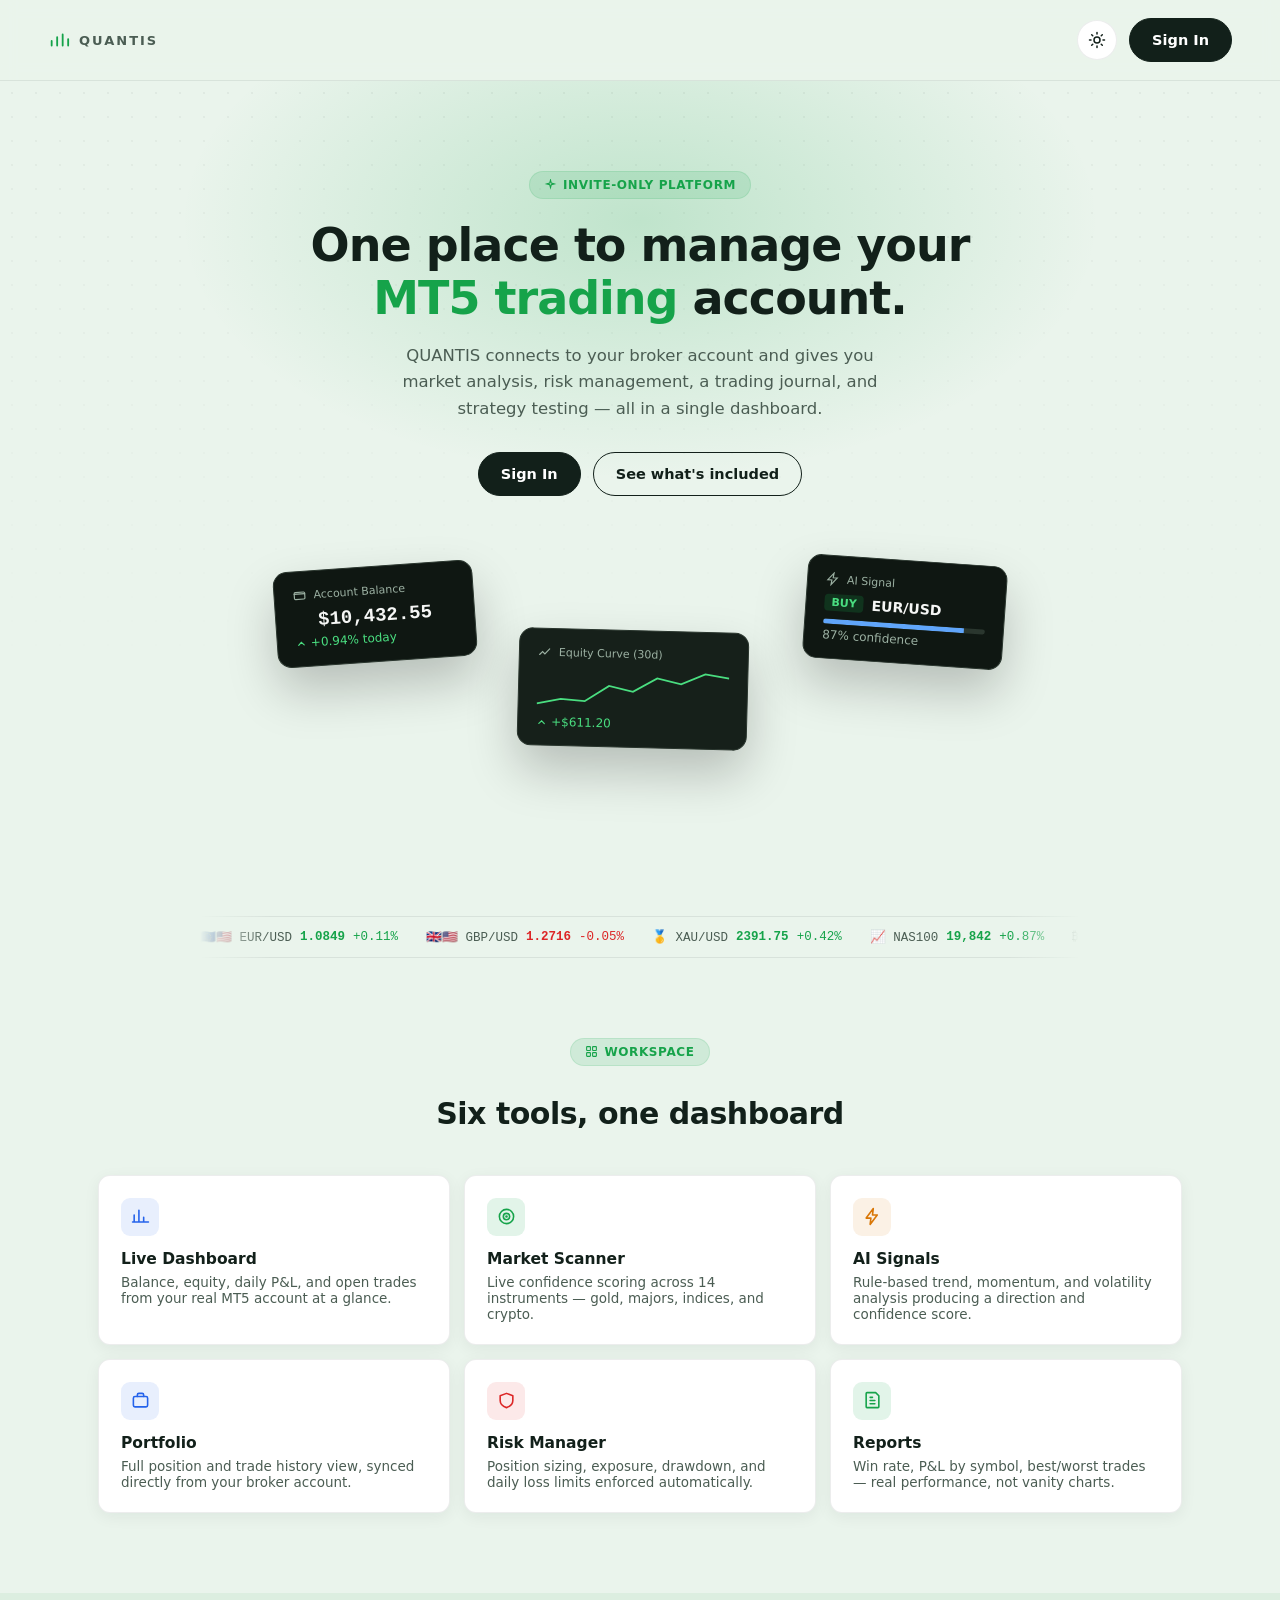
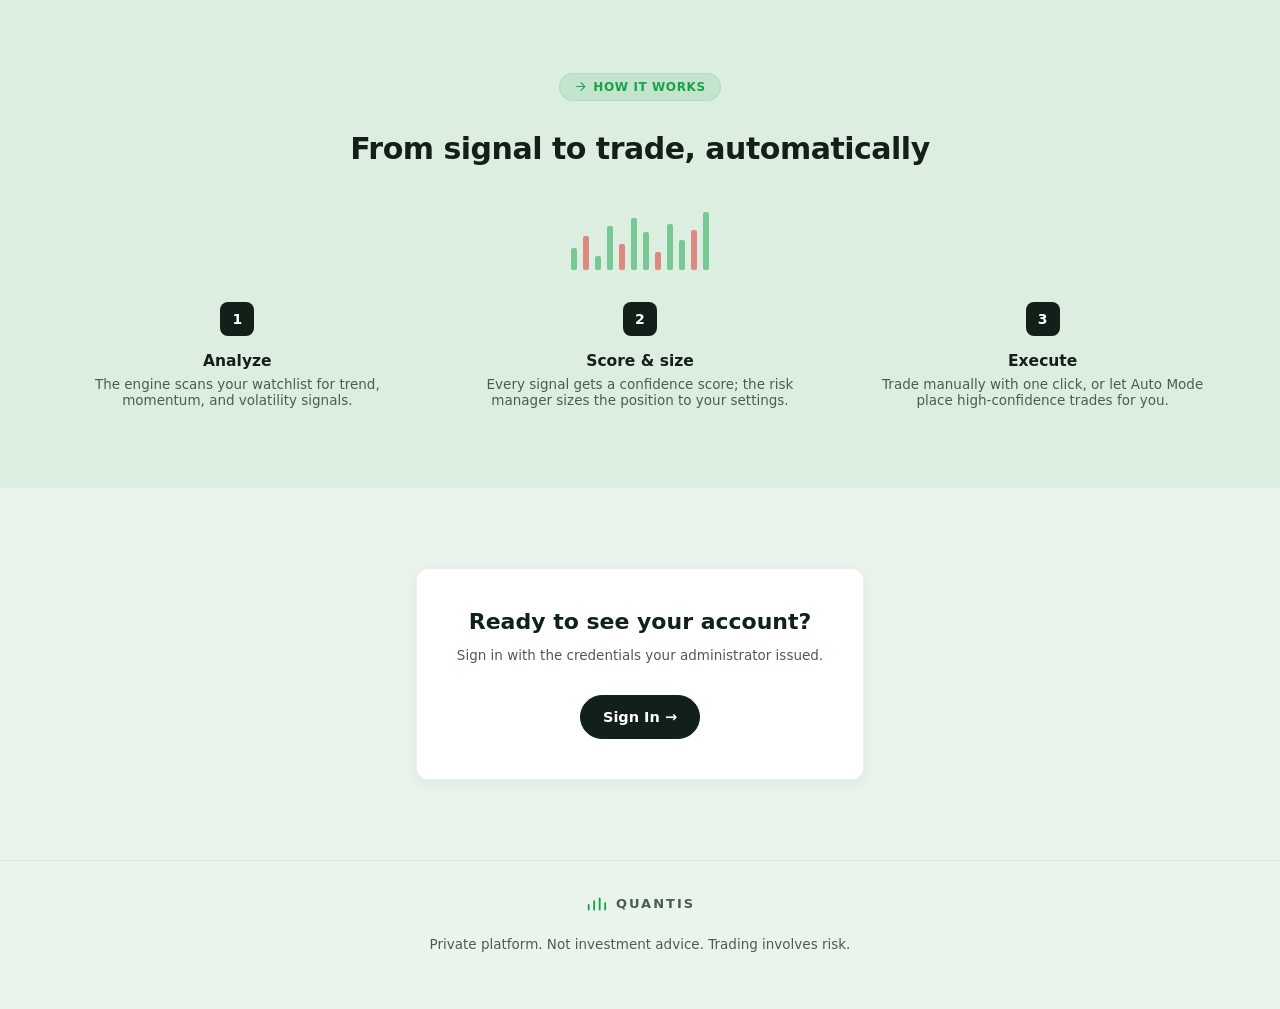
<file: index.html>
<!DOCTYPE html>
<html lang="en">
<head>
<meta charset="UTF-8">
<meta name="viewport" content="width=device-width, initial-scale=1.0">
<title>QUANTIS · Trading Dashboard</title>
<link rel="stylesheet" href="home.css">
</head>
<body>

<!-- ============================= NAV ============================= -->
<header class="nav">
  <div class="brand">
    <svg class="brand-mark-icon" viewBox="0 0 24 24" fill="none" stroke="currentColor" stroke-width="2" stroke-linecap="round" aria-hidden="true">
      <path d="M4 18V13M10 18V9M16 18V6M22 18V11"/>
    </svg>
    <span class="brand-name">QUANTIS</span>
  </div>
  <div class="nav-right">
    <button class="theme-toggle" id="theme-toggle" aria-label="Toggle light and dark theme" type="button">
      <svg class="icon-sun" viewBox="0 0 24 24" fill="none" stroke="currentColor" stroke-width="2" stroke-linecap="round" aria-hidden="true">
        <circle cx="12" cy="12" r="4"/><path d="M12 2v2M12 20v2M4.93 4.93l1.41 1.41M17.66 17.66l1.41 1.41M2 12h2M20 12h2M4.93 19.07l1.41-1.41M17.66 6.34l1.41-1.41"/>
      </svg>
      <svg class="icon-moon" viewBox="0 0 24 24" fill="none" stroke="currentColor" stroke-width="2" stroke-linecap="round" aria-hidden="true">
        <path d="M21 12.79A9 9 0 1111.21 3 7 7 0 0021 12.79z"/>
      </svg>
    </button>
    <a href="login.html" class="btn btn-primary">Sign In</a>
  </div>
</header>

<!-- ============================= HERO ============================= -->
<section class="hero">
  <div class="hero-bg-pattern" aria-hidden="true"></div>

  <div class="hero-content">
    <span class="eyebrow">
      <svg viewBox="0 0 24 24" fill="none" stroke="currentColor" stroke-width="2" stroke-linecap="round" aria-hidden="true"><path d="M12 2l1.5 5.5L19 9l-5.5 1.5L12 16l-1.5-5.5L5 9l5.5-1.5L12 2z"/></svg>
      Invite-only platform
    </span>
    <h1>One place to manage your<br><span class="accent">MT5 trading</span> account.</h1>
    <p class="sub">
      QUANTIS connects to your broker account and gives you market analysis,
      risk management, a trading journal, and strategy testing — all in a
      single dashboard.
    </p>
    <div class="cta-row">
      <a href="login.html" class="btn btn-primary">Sign In</a>
      <a href="#features" class="btn btn-ghost">See what's included</a>
    </div>
  </div>

  <div class="hero-visual" role="img" aria-label="Preview of the QUANTIS dashboard showing account balance, equity curve, and an AI trading signal">
    <div class="float-card float-card-1">
      <div class="fc-head">
        <svg viewBox="0 0 24 24" fill="none" stroke="currentColor" stroke-width="2" stroke-linecap="round" aria-hidden="true"><rect x="3" y="7" width="18" height="12" rx="2"/><path d="M3 10h18"/></svg>
        <span class="fc-label">Account Balance</span>
      </div>
      <div class="fc-value">$10,432.55</div>
      <div class="fc-sub up">
        <svg viewBox="0 0 24 24" fill="none" stroke="currentColor" stroke-width="2.5" stroke-linecap="round" aria-hidden="true"><path d="M6 15l6-6 6 6"/></svg>
        +0.94% today
      </div>
    </div>

    <div class="float-card float-card-2">
      <div class="fc-head">
        <svg viewBox="0 0 24 24" fill="none" stroke="currentColor" stroke-width="2" stroke-linecap="round" aria-hidden="true"><path d="M3 17l5-5 4 4 8-9"/></svg>
        <span class="fc-label">Equity Curve (30d)</span>
      </div>
      <svg viewBox="0 0 200 50" class="fc-chart" preserveAspectRatio="none" aria-hidden="true">
        <polyline points="0,42 25,36 50,38 75,20 100,26 125,10 150,16 175,4 200,8"></polyline>
      </svg>
      <div class="fc-sub up">
        <svg viewBox="0 0 24 24" fill="none" stroke="currentColor" stroke-width="2.5" stroke-linecap="round" aria-hidden="true"><path d="M6 15l6-6 6 6"/></svg>
        +$611.20
      </div>
    </div>

    <div class="float-card float-card-3">
      <div class="fc-head">
        <svg viewBox="0 0 24 24" fill="none" stroke="currentColor" stroke-width="2" stroke-linecap="round" aria-hidden="true"><path d="M13 2L3 14h7l-1 8 10-12h-7l1-8z"/></svg>
        <span class="fc-label">AI Signal</span>
      </div>
      <div style="display:flex;align-items:center;gap:8px;margin:4px 0">
        <span class="opp-dir BUY">BUY</span> <strong style="font-size:14px">EUR/USD</strong>
      </div>
      <div class="conf-track"><div class="conf-fill"></div></div>
      <div class="fc-sub" style="color:var(--float-text-secondary)">87% confidence</div>
    </div>
  </div>

  <div class="ticker-tape" aria-hidden="true">
    <div class="ticker-track">
      <span class="ticker-item up">🇪🇺🇺🇸 EUR/USD <b>1.0849</b> <span class="chg">+0.11%</span></span>
      <span class="ticker-item down">🇬🇧🇺🇸 GBP/USD <b>1.2716</b> <span class="chg">-0.05%</span></span>
      <span class="ticker-item up">🥇 XAU/USD <b>2391.75</b> <span class="chg">+0.42%</span></span>
      <span class="ticker-item up">📈 NAS100 <b>19,842</b> <span class="chg">+0.87%</span></span>
      <span class="ticker-item down">₿ BTC/USD <b>63,504</b> <span class="chg">-0.23%</span></span>
      <span class="ticker-item up">🇪🇺🇺🇸 EUR/USD <b>1.0849</b> <span class="chg">+0.11%</span></span>
      <span class="ticker-item down">🇬🇧🇺🇸 GBP/USD <b>1.2716</b> <span class="chg">-0.05%</span></span>
      <span class="ticker-item up">🥇 XAU/USD <b>2391.75</b> <span class="chg">+0.42%</span></span>
      <span class="ticker-item up">📈 NAS100 <b>19,842</b> <span class="chg">+0.87%</span></span>
      <span class="ticker-item down">₿ BTC/USD <b>63,504</b> <span class="chg">-0.23%</span></span>
    </div>
  </div>
</section>

<!-- ============================= FEATURES ============================= -->
<section class="section" id="features">
  <div class="section-head">
    <span class="eyebrow">
      <svg viewBox="0 0 24 24" fill="none" stroke="currentColor" stroke-width="2" stroke-linecap="round" aria-hidden="true"><rect x="3" y="3" width="7" height="7" rx="1"/><rect x="14" y="3" width="7" height="7" rx="1"/><rect x="3" y="14" width="7" height="7" rx="1"/><rect x="14" y="14" width="7" height="7" rx="1"/></svg>
      Workspace
    </span>
    <h2>Six tools, one dashboard</h2>
  </div>

  <div class="feature-grid">
    <div class="card feature-card">
      <div class="feature-ic blue" aria-hidden="true">
        <svg viewBox="0 0 24 24" fill="none" stroke="currentColor" stroke-width="2" stroke-linecap="round"><path d="M4 19V10M10 19V4M16 19V13M22 19h-20"/></svg>
      </div>
      <h3>Live Dashboard</h3>
      <p class="muted">Balance, equity, daily P&amp;L, and open trades from your real MT5 account at a glance.</p>
    </div>
    <div class="card feature-card">
      <div class="feature-ic green" aria-hidden="true">
        <svg viewBox="0 0 24 24" fill="none" stroke="currentColor" stroke-width="2" stroke-linecap="round"><circle cx="12" cy="12" r="9"/><circle cx="12" cy="12" r="4"/><circle cx="12" cy="12" r="0.7" fill="currentColor"/></svg>
      </div>
      <h3>Market Scanner</h3>
      <p class="muted">Live confidence scoring across 14 instruments — gold, majors, indices, and crypto.</p>
    </div>
    <div class="card feature-card">
      <div class="feature-ic orange" aria-hidden="true">
        <svg viewBox="0 0 24 24" fill="none" stroke="currentColor" stroke-width="2" stroke-linecap="round" stroke-linejoin="round"><path d="M13 2L4 14h6l-1 8 9-12h-6l1-8z"/></svg>
      </div>
      <h3>AI Signals</h3>
      <p class="muted">Rule-based trend, momentum, and volatility analysis producing a direction and confidence score.</p>
    </div>
    <div class="card feature-card">
      <div class="feature-ic blue" aria-hidden="true">
        <svg viewBox="0 0 24 24" fill="none" stroke="currentColor" stroke-width="2" stroke-linecap="round" stroke-linejoin="round"><rect x="3" y="7" width="18" height="13" rx="2"/><path d="M8 7V5a2 2 0 012-2h4a2 2 0 012 2v2"/></svg>
      </div>
      <h3>Portfolio</h3>
      <p class="muted">Full position and trade history view, synced directly from your broker account.</p>
    </div>
    <div class="card feature-card">
      <div class="feature-ic red" aria-hidden="true">
        <svg viewBox="0 0 24 24" fill="none" stroke="currentColor" stroke-width="2" stroke-linecap="round" stroke-linejoin="round"><path d="M12 3l8 3v6c0 5-3.5 7.5-8 9-4.5-1.5-8-4-8-9V6l8-3z"/></svg>
      </div>
      <h3>Risk Manager</h3>
      <p class="muted">Position sizing, exposure, drawdown, and daily loss limits enforced automatically.</p>
    </div>
    <div class="card feature-card">
      <div class="feature-ic green" aria-hidden="true">
        <svg viewBox="0 0 24 24" fill="none" stroke="currentColor" stroke-width="2" stroke-linecap="round" stroke-linejoin="round"><path d="M8 2h8l4 4v14a1 1 0 01-1 1H5a1 1 0 01-1-1V3a1 1 0 011-1z"/><path d="M9 12h6M9 16h6M9 8h3"/></svg>
      </div>
      <h3>Reports</h3>
      <p class="muted">Win rate, P&amp;L by symbol, best/worst trades — real performance, not vanity charts.</p>
    </div>
  </div>
</section>

<!-- ============================= HOW IT WORKS ============================= -->
<section class="section section-alt">
  <div class="section-head">
    <span class="eyebrow">
      <svg viewBox="0 0 24 24" fill="none" stroke="currentColor" stroke-width="2" stroke-linecap="round" aria-hidden="true"><path d="M5 12h14M13 5l7 7-7 7"/></svg>
      How it works
    </span>
    <h2>From signal to trade, automatically</h2>
  </div>

  <div class="market-graphic" aria-hidden="true">
    <div class="bar" style="height:22px"></div><div class="bar red" style="height:34px"></div><div class="bar" style="height:14px"></div>
    <div class="bar" style="height:44px"></div><div class="bar red" style="height:26px"></div><div class="bar" style="height:52px"></div>
    <div class="bar" style="height:38px"></div><div class="bar red" style="height:18px"></div><div class="bar" style="height:46px"></div>
    <div class="bar" style="height:30px"></div><div class="bar red" style="height:40px"></div><div class="bar" style="height:58px"></div>
  </div>

  <div class="steps-row">
    <div class="step">
      <div class="step-num">1</div>
      <h3>Analyze</h3>
      <p class="muted">The engine scans your watchlist for trend, momentum, and volatility signals.</p>
    </div>
    <div class="step">
      <div class="step-num">2</div>
      <h3>Score &amp; size</h3>
      <p class="muted">Every signal gets a confidence score; the risk manager sizes the position to your settings.</p>
    </div>
    <div class="step">
      <div class="step-num">3</div>
      <h3>Execute</h3>
      <p class="muted">Trade manually with one click, or let Auto Mode place high-confidence trades for you.</p>
    </div>
  </div>
</section>

<!-- ============================= CTA ============================= -->
<section class="cta-section">
  <div class="card cta-card">
    <h2>Ready to see your account?</h2>
    <p class="muted">Sign in with the credentials your administrator issued.</p>
    <a href="login.html" class="btn btn-primary">Sign In →</a>
  </div>
</section>

<footer class="footer">
  <div class="brand">
    <svg class="brand-mark-icon" viewBox="0 0 24 24" fill="none" stroke="currentColor" stroke-width="2" stroke-linecap="round" aria-hidden="true">
      <path d="M4 18V13M10 18V9M16 18V6M22 18V11"/>
    </svg>
    <span class="brand-name">QUANTIS</span>
  </div>
  <p class="muted">Private platform. Not investment advice. Trading involves risk.</p>
</footer>

<script src="home.js"></script>
</body>
</html>
</file>
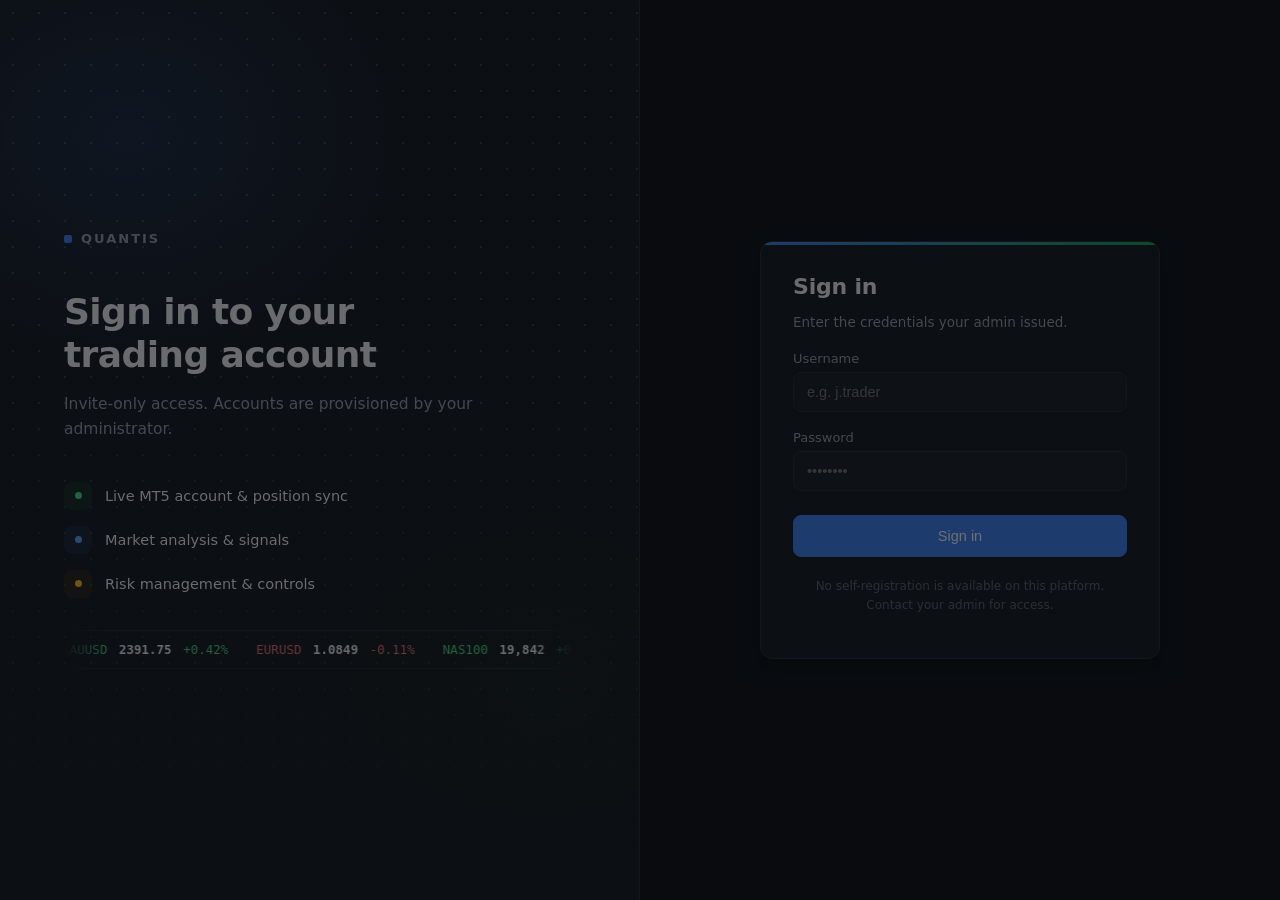
<file: admin.html>
<!DOCTYPE html>
<html lang="en">
<head>
<meta charset="UTF-8">
<meta name="viewport" content="width=device-width, initial-scale=1.0">
<title>Admin Panel · QUANTIS</title>
<link rel="stylesheet" href="style.css">
</head>
<body>

<div class="app-shell">
  <aside class="sidebar">
    <a href="index.html" class="brand-mark" style="width:fit-content">
      <span class="brand-dot"></span>
      <span class="brand-name">QUANTIS</span>
    </a>

    <ul class="nav-group">
      <li class="nav-label">Workspace</li>
      <li><a class="nav-link" href="dashboard.html#overview"><span class="ic">◧</span> Dashboard</a></li>
      <li><a class="nav-link" href="dashboard.html#scanner"><span class="ic">◎</span> Market Scanner</a></li>
      <li><a class="nav-link" href="dashboard.html#signals"><span class="ic">✦</span> AI Signals</a></li>
      <li><a class="nav-link" href="dashboard.html#portfolio"><span class="ic">▤</span> Portfolio</a></li>
      <li><a class="nav-link" href="dashboard.html#risk"><span class="ic">⛊</span> Risk Manager</a></li>
      <li><a class="nav-link" href="dashboard.html#reports"><span class="ic">▦</span> Reports</a></li>

      <li class="nav-label">Account</li>
      <li><a class="nav-link" data-page="profile" href="profile.html"><span class="ic">⚙</span> Settings</a></li>
      <li data-role="ADMIN"><a class="nav-link" data-page="admin" href="admin.html"><span class="ic">🛡</span> Admin Panel</a></li>
    </ul>

    <div class="sidebar-footer">
      <div class="side-user">
        <div class="avatar" id="side-avatar">--</div>
        <div class="side-user-meta">
          <div class="side-user-name" id="side-username">—</div>
          <div class="side-user-role" id="side-role">—</div>
        </div>
      </div>
      <div class="logout-link" id="logout-link">Sign out</div>
    </div>
  </aside>

  <main class="main">
    <div class="topbar">
      <div>
        <h1>Admin Panel</h1>
        <p class="muted">Provision users, monitor MT5 connectivity, and review system activity.</p>
      </div>
      <div class="status-pill" id="mt5-pill">
        <span class="status-dot off" id="mt5-dot"></span>
        <span id="mt5-text">Checking…</span>
      </div>
    </div>

    <div class="grid-2">
      <section class="card">
        <h2 style="margin-top:0">Create User</h2>
        <form id="create-user-form">
          <div class="form-row">
            <label for="new-username">Username</label>
            <input type="text" id="new-username" required>
          </div>
          <div class="form-row">
            <label for="new-password">Temporary password</label>
            <input type="password" id="new-password" required minlength="6">
          </div>
          <div class="form-row">
            <label for="new-role">Role</label>
            <select id="new-role">
              <option value="TRADER">TRADER</option>
              <option value="VIEWER">VIEWER</option>
              <option value="ADMIN">ADMIN</option>
            </select>
          </div>
          <button type="submit" class="btn btn-primary" id="create-user-btn">Create account</button>
        </form>
      </section>

      <section class="card">
        <h2 style="margin-top:0">System Status</h2>
        <div class="opp-row"><span class="muted">MT5 Connection</span><strong id="mt5-conn-status">—</strong></div>
        <div class="opp-row"><span class="muted">Data Mode</span><strong id="mt5-mode">—</strong></div>
        <div class="opp-row"><span class="muted">Broker Server</span><strong id="mt5-server">—</strong></div>
      </section>
    </div>

    <div class="section-title"><h2>Users</h2></div>
    <section class="card">
      <div class="table-scroll"><table>
        <thead><tr><th>Username</th><th>Role</th><th>Status</th><th>Created</th><th></th></tr></thead>
        <tbody id="users-body"><tr><td colspan="5" class="empty-state">Loading users…</td></tr></tbody>
      </table></div>
    </section>

    <div class="section-title"><h2>System Logs</h2></div>
    <section class="card">
      <div class="table-scroll"><table>
        <thead><tr><th>Time</th><th>User</th><th>Action</th><th>Detail</th></tr></thead>
        <tbody id="logs-body"><tr><td colspan="4" class="empty-state">Loading logs…</td></tr></tbody>
      </table></div>
    </section>
  </main>
</div>

<script src="config.js"></script>
<script src="api.js"></script>
<script src="shared.js"></script>
<script>
document.addEventListener("DOMContentLoaded", async () => {
  const user = await initShell("admin");
  if (!user) return;

  if (user.role !== "ADMIN") {
    document.querySelector(".main").innerHTML = `
      <div class="card" style="max-width:480px">
        <h2>Access restricted</h2>
        <p class="muted">This page is available to ADMIN accounts only.</p>
      </div>`;
    return;
  }

  await Promise.all([loadStatus(), loadUsers(), loadLogs()]);

  document.getElementById("create-user-form").addEventListener("submit", async (e) => {
    e.preventDefault();
    const btn = document.getElementById("create-user-btn");
    btn.disabled = true; btn.textContent = "Creating…";
    try {
      await api.createUser({
        username: document.getElementById("new-username").value.trim(),
        password: document.getElementById("new-password").value,
        role: document.getElementById("new-role").value,
      });
      showToast("User created", "success");
      document.getElementById("create-user-form").reset();
      await loadUsers();
    } catch (err) { showToast(err.message, "error"); }
    finally { btn.disabled = false; btn.textContent = "Create account"; }
  });
});

async function loadStatus() {
  try {
    const status = await api.mt5Status();
    const dot = document.getElementById("mt5-dot");
    const text = document.getElementById("mt5-text");
    dot.classList.toggle("on", status.connected);
    dot.classList.toggle("off", !status.connected);
    text.textContent = status.connected ? "MT5 Connected" : "MT5 Disconnected";

    document.getElementById("mt5-conn-status").textContent = status.connected ? "Connected" : "Disconnected";
    document.getElementById("mt5-mode").textContent = status.mock_mode ? "Mock / Simulation" : "Live";
    document.getElementById("mt5-server").textContent = status.server;
  } catch (err) { showToast(err.message, "error"); }
}

async function loadUsers() {
  const body = document.getElementById("users-body");
  try {
    const users = await api.listUsers();
    if (!users.length) { body.innerHTML = `<tr><td colspan="5" class="empty-state">No users yet.</td></tr>`; return; }
    body.innerHTML = users.map((u) => `
      <tr>
        <td><strong>${u.username}</strong></td>
        <td><span class="tag ${u.role}">${u.role}</span></td>
        <td>${u.is_active ? "🟢 Active" : "⚪ Disabled"}</td>
        <td class="muted">${u.created_at}</td>
        <td style="display:flex;gap:8px">
          ${u.is_active
            ? `<button class="btn btn-ghost" data-disable="${u.id}">Disable</button>`
            : `<button class="btn btn-ghost" data-enable="${u.id}">Enable</button>`}
          <button class="btn btn-danger" data-delete="${u.id}">Delete</button>
        </td>
      </tr>
    `).join("");

    body.querySelectorAll("[data-disable]").forEach((b) => b.addEventListener("click", () => toggleUser(b.dataset.disable, "disable")));
    body.querySelectorAll("[data-enable]").forEach((b) => b.addEventListener("click", () => toggleUser(b.dataset.enable, "enable")));
    body.querySelectorAll("[data-delete]").forEach((b) => b.addEventListener("click", () => deleteUser(b.dataset.delete)));
  } catch (_) { body.innerHTML = `<tr><td colspan="5" class="empty-state">Failed to load users.</td></tr>`; }
}

async function toggleUser(id, action) {
  try {
    if (action === "disable") await api.disableUser(id); else await api.enableUser(id);
    showToast(`User ${action}d`, "success");
    await loadUsers();
  } catch (err) { showToast(err.message, "error"); }
}

async function deleteUser(id) {
  if (!confirm("Permanently delete this user? This cannot be undone.")) return;
  try {
    await api.deleteUser(id);
    showToast("User deleted", "success");
    await loadUsers();
  } catch (err) { showToast(err.message, "error"); }
}

async function loadLogs() {
  const body = document.getElementById("logs-body");
  try {
    const logs = await api.logs(50);
    if (!logs.length) { body.innerHTML = `<tr><td colspan="4" class="empty-state">No activity yet.</td></tr>`; return; }
    body.innerHTML = logs.map((l) => `
      <tr>
        <td class="muted">${l.timestamp}</td>
        <td>${l.username || "system"}</td>
        <td><strong>${l.action}</strong></td>
        <td class="muted">${l.detail || ""}</td>
      </tr>
    `).join("");
  } catch (_) { body.innerHTML = `<tr><td colspan="4" class="empty-state">Failed to load logs.</td></tr>`; }
}
</script>
</body>
</html>
</file>
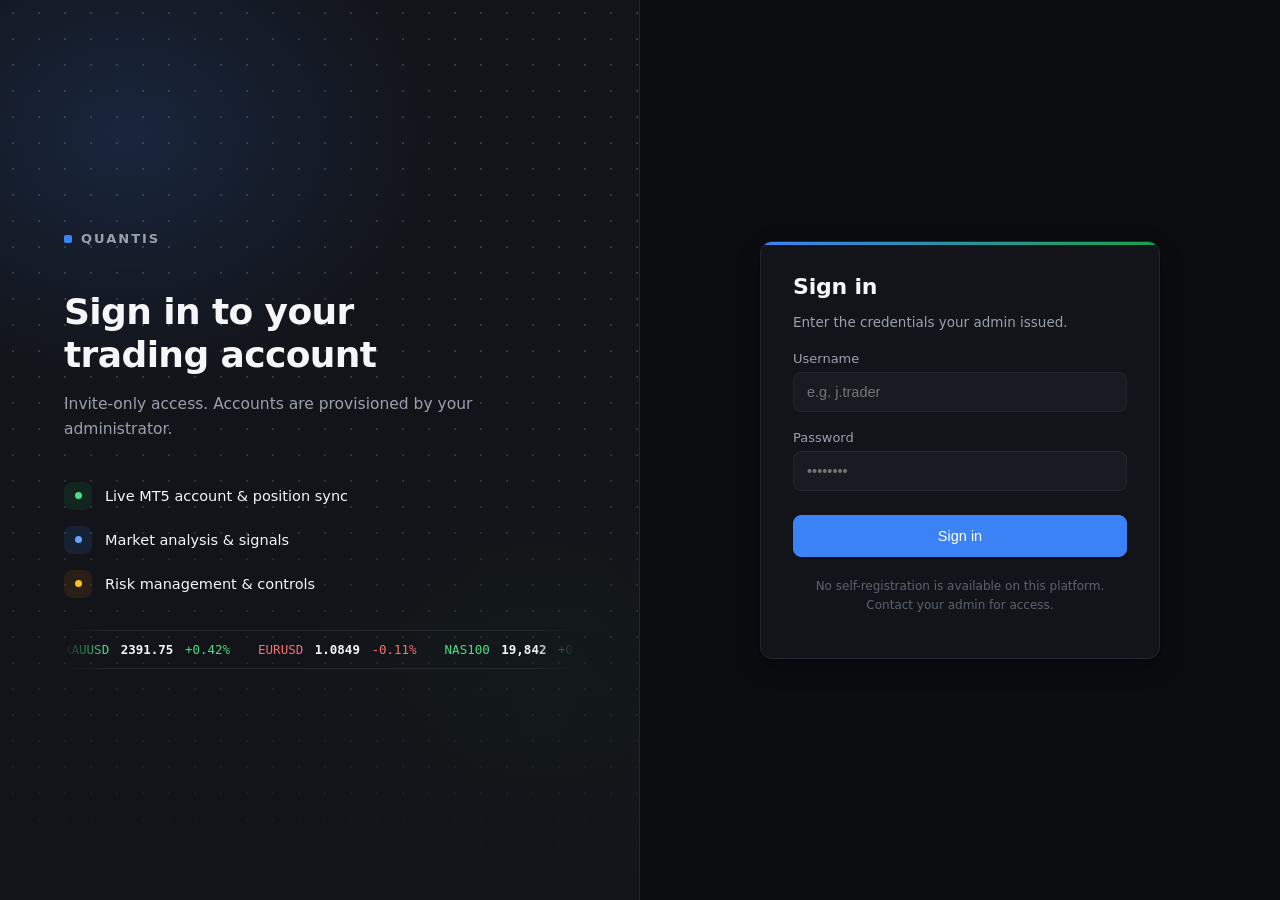
<file: dashboard.html>
<!DOCTYPE html>
<html lang="en">
<head>
<meta charset="UTF-8">
<meta name="viewport" content="width=device-width, initial-scale=1.0">
<title>Dashboard · QUANTIS</title>
<link rel="stylesheet" href="style.css">
</head>
<body>

<div class="app-shell">

  <aside class="sidebar">
    <a href="index.html" class="brand-mark" style="width:fit-content">
      <span class="brand-dot"></span>
      <span class="brand-name">QUANTIS</span>
    </a>

    <ul class="nav-group">
      <li class="nav-label">Workspace</li>
      <li><a class="nav-link" data-view="overview" href="#overview"><span class="ic">◧</span> Dashboard</a></li>
      <li><a class="nav-link" data-view="scanner" href="#scanner"><span class="ic">◎</span> Market Scanner</a></li>
      <li><a class="nav-link" data-view="signals" href="#signals"><span class="ic">✦</span> AI Signals</a></li>
      <li><a class="nav-link" data-view="portfolio" href="#portfolio"><span class="ic">▤</span> Portfolio</a></li>
      <li><a class="nav-link" data-view="risk" href="#risk"><span class="ic">⛊</span> Risk Manager</a></li>
      <li><a class="nav-link" data-view="reports" href="#reports"><span class="ic">▦</span> Reports</a></li>

      <li class="nav-label">Analysis Tools</li>
      <li><a class="nav-link" data-view="analyst" href="#analyst"><span class="ic">🧠</span> AI Analyst</a></li>
      <li><a class="nav-link" data-view="calculator" href="#calculator"><span class="ic">⌗</span> Risk Calculator</a></li>
      <li><a class="nav-link" data-view="journal" href="#journal"><span class="ic">📓</span> Journal</a></li>
      <li><a class="nav-link" data-view="calendar" href="#calendar"><span class="ic">📅</span> Calendar</a></li>
      <li><a class="nav-link" data-view="backtest" href="#backtest"><span class="ic">🧪</span> Backtester</a></li>

      <li class="nav-label">Account</li>
      <li><a class="nav-link" data-page="profile" href="profile.html"><span class="ic">⚙</span> Settings</a></li>
      <li data-role="ADMIN"><a class="nav-link" data-page="admin" href="admin.html"><span class="ic">🛡</span> Admin Panel</a></li>
    </ul>

    <div class="sidebar-footer">
      <div class="side-user">
        <div class="avatar" id="side-avatar">--</div>
        <div class="side-user-meta">
          <div class="side-user-name" id="side-username">—</div>
          <div class="side-user-role" id="side-role">—</div>
        </div>
      </div>
      <div class="logout-link" id="logout-link">Sign out</div>
    </div>
  </aside>

  <main class="main">

    <div class="topbar">
      <div>
        <h1 id="view-heading">Welcome</h1>
        <p class="muted" id="view-subheading">Live account snapshot &amp; AI market intelligence</p>
      </div>
      <div class="status-pill" id="mt5-pill">
        <span class="status-dot off" id="mt5-dot"></span>
        <span id="mt5-text">Connecting…</span>
      </div>
    </div>

    <!-- ======================= VIEW: OVERVIEW ======================= -->
    <div class="view" id="view-overview">
      <section class="stat-grid">
        <div class="card stat-card">
          <span class="stat-label">Account Balance</span>
          <span class="stat-value" id="stat-balance">—</span>
          <span class="stat-sub muted" id="stat-currency">—</span>
        </div>
        <div class="card stat-card">
          <span class="stat-label">Equity</span>
          <span class="stat-value" id="stat-equity">—</span>
          <span class="stat-sub muted">Margin level <span id="stat-margin-level">—</span></span>
        </div>
        <div class="card stat-card">
          <span class="stat-label">Daily Profit</span>
          <span class="stat-value" id="stat-daily-profit">—</span>
          <span class="stat-sub" id="stat-daily-profit-sub">—</span>
        </div>
        <div class="card stat-card">
          <span class="stat-label">Open Trades</span>
          <span class="stat-value" id="stat-open-trades">—</span>
          <span class="stat-sub muted">Max <span id="stat-max-trades">—</span> per settings</span>
        </div>
      </section>

      <div class="section-title"><h2>Trading Controls</h2></div>
      <section class="card">
        <div class="control-center">
          <button class="btn btn-primary" id="btn-analyze">🔍 Analyze Markets</button>
          <button class="btn btn-success" id="btn-generate">✦ Generate Signals</button>
          <button class="btn btn-warning" id="btn-start-bot">▶ Start Auto Mode</button>
          <button class="btn btn-danger" id="btn-stop-bot">■ Stop Bot</button>
        </div>
        <p class="muted" style="margin-top:14px;margin-bottom:0" id="bot-status-line">Bot status: —</p>
      </section>

      <div class="grid-2">
        <div>
          <div class="section-title"><h2>Market Opportunities</h2></div>
          <section class="card" id="opportunities-card">
            <div class="empty-state">Run <strong>Analyze Markets</strong> to generate AI signals.</div>
          </section>
        </div>
        <div>
          <div class="section-title"><h2>Risk Status</h2></div>
          <section class="card" id="risk-card">
            <div class="empty-state">Loading risk status…</div>
          </section>
        </div>
      </div>

      <div class="section-title"><h2>Open Positions</h2></div>
      <section class="card">
        <div class="table-scroll"><table>
          <thead><tr><th>Symbol</th><th>Type</th><th>Volume</th><th>Open</th><th>Current</th><th>Profit</th><th></th></tr></thead>
          <tbody id="positions-body"><tr><td colspan="7" class="empty-state">Loading positions…</td></tr></tbody>
        </table></div>
      </section>
    </div>

    <!-- ======================= VIEW: SCANNER ======================= -->
    <div class="view" id="view-scanner" hidden>
      <div class="section-title">
        <h2>Live Market Scanner</h2>
        <button class="btn btn-primary" id="btn-rescan">🔄 Rescan</button>
      </div>
      <p class="muted" style="margin-top:-8px">Broader universe than AI Signals — browse confidence &amp; momentum across 14 instruments.</p>
      <section class="card">
        <div class="table-scroll"><table>
          <thead><tr><th>Symbol</th><th>Price</th><th>24h Change</th><th>Direction</th><th>Confidence</th><th>Risk</th></tr></thead>
          <tbody id="scanner-body"><tr><td colspan="6" class="empty-state">Loading scanner…</td></tr></tbody>
        </table></div>
      </section>
    </div>

    <!-- ======================= VIEW: SIGNALS ======================= -->
    <div class="view" id="view-signals" hidden>
      <div class="section-title">
        <h2>AI Signal History</h2>
        <button class="btn btn-success" id="btn-signals-generate">✦ Generate New Signals</button>
      </div>
      <section class="card">
        <div class="table-scroll"><table>
          <thead><tr><th>Time</th><th>Symbol</th><th>Direction</th><th>Confidence</th><th>Risk</th><th>Reasoning</th></tr></thead>
          <tbody id="signals-body"><tr><td colspan="6" class="empty-state">Loading signal history…</td></tr></tbody>
        </table></div>
      </section>
    </div>

    <!-- ======================= VIEW: PORTFOLIO ======================= -->
    <div class="view" id="view-portfolio" hidden>
      <div class="section-title"><h2>Portfolio</h2></div>
      <section class="stat-grid" style="margin-bottom:24px">
        <div class="card stat-card"><span class="stat-label">Balance</span><span class="stat-value" id="pf-balance">—</span></div>
        <div class="card stat-card"><span class="stat-label">Equity</span><span class="stat-value" id="pf-equity">—</span></div>
        <div class="card stat-card"><span class="stat-label">Free Margin</span><span class="stat-value" id="pf-margin">—</span></div>
        <div class="card stat-card"><span class="stat-label">Leverage</span><span class="stat-value" id="pf-leverage">—</span></div>
      </section>

      <div class="section-title"><h2>Open Positions</h2></div>
      <section class="card">
        <div class="table-scroll"><table>
          <thead><tr><th>Symbol</th><th>Type</th><th>Volume</th><th>Open</th><th>Current</th><th>Profit</th><th></th></tr></thead>
          <tbody id="pf-positions-body"><tr><td colspan="7" class="empty-state">Loading…</td></tr></tbody>
        </table></div>
      </section>

      <div class="section-title"><h2>Trade History</h2></div>
      <section class="card">
        <div class="table-scroll"><table>
          <thead><tr><th>Symbol</th><th>Type</th><th>Volume</th><th>Profit</th><th>Closed</th></tr></thead>
          <tbody id="pf-history-body"><tr><td colspan="5" class="empty-state">Loading…</td></tr></tbody>
        </table></div>
      </section>
    </div>

    <!-- ======================= VIEW: RISK MANAGER ======================= -->
    <div class="view" id="view-risk" hidden>
      <div class="section-title"><h2>Risk Manager</h2></div>
      <div class="grid-2">
        <section class="card" id="risk-detail-card">
          <div class="empty-state">Loading risk status…</div>
        </section>
        <section class="card">
          <h2 style="margin-top:0">Adjust Risk Preferences</h2>
          <p class="muted">Changes here apply immediately to the auto-trading bot and manual trade sizing.</p>
          <a href="profile.html" class="btn btn-primary btn-block" style="margin-top:12px">Open Risk Settings →</a>
        </section>
      </div>
    </div>

    <!-- ======================= VIEW: REPORTS ======================= -->
    <div class="view" id="view-reports" hidden>
      <div class="section-title"><h2>Performance Reports</h2></div>
      <section class="stat-grid" style="margin-bottom:24px">
        <div class="card stat-card"><span class="stat-label">Total P&amp;L</span><span class="stat-value" id="rp-pnl">—</span></div>
        <div class="card stat-card"><span class="stat-label">Win Rate</span><span class="stat-value" id="rp-winrate">—</span></div>
        <div class="card stat-card"><span class="stat-label">Best Trade</span><span class="stat-value up" id="rp-best">—</span></div>
        <div class="card stat-card"><span class="stat-label">Worst Trade</span><span class="stat-value down" id="rp-worst">—</span></div>
      </section>

      <div class="grid-2">
        <div>
          <div class="section-title"><h2>By Symbol</h2></div>
          <section class="card" id="rp-by-symbol"><div class="empty-state">Loading…</div></section>
        </div>
        <div>
          <div class="section-title"><h2>Trade Log</h2></div>
          <section class="card">
            <div class="table-scroll"><table>
              <thead><tr><th>Symbol</th><th>Type</th><th>Profit</th><th>Status</th></tr></thead>
              <tbody id="rp-trades-body"><tr><td colspan="4" class="empty-state">Loading…</td></tr></tbody>
            </table></div>
          </section>
        </div>
      </div>
    </div>

    <!-- ======================= VIEW: AI ANALYST ======================= -->
    <div class="view" id="view-analyst" hidden>
      <div class="section-title"><h2>AI Market Analyst</h2></div>
      <section class="card">
        <div class="form-inline">
          <div class="form-row" style="flex:1;min-width:160px">
            <label for="analyst-symbol">Pair / instrument</label>
            <input type="text" id="analyst-symbol" value="EURUSD" placeholder="e.g. EURUSD">
          </div>
          <button class="btn btn-primary" id="btn-analyst-run">Analyze</button>
        </div>
      </section>
      <div class="section-title"><h2>Analysis</h2></div>
      <section class="card" id="analyst-result">
        <div class="empty-state">Enter a pair above and click Analyze.</div>
      </section>
    </div>

    <!-- ======================= VIEW: RISK CALCULATOR ======================= -->
    <div class="view" id="view-calculator" hidden>
      <div class="section-title"><h2>Risk Calculator</h2></div>
      <div class="grid-2">
        <section class="card">
          <form id="calc-form">
            <div class="form-row"><label for="calc-balance">Account balance ($)</label><input type="number" id="calc-balance" value="10000" step="0.01" required></div>
            <div class="form-row"><label for="calc-risk">Risk (%)</label><input type="number" id="calc-risk" value="1" step="0.1" required></div>
            <div class="form-row"><label for="calc-symbol">Currency pair</label><input type="text" id="calc-symbol" value="EURUSD" required></div>
            <div class="form-row"><label for="calc-entry">Entry price</label><input type="number" id="calc-entry" value="1.0850" step="0.00001" required></div>
            <div class="form-row"><label for="calc-sl">Stop-loss price</label><input type="number" id="calc-sl" value="1.0820" step="0.00001" required></div>
            <button type="submit" class="btn btn-primary btn-block">Calculate Position Size</button>
          </form>
        </section>
        <section class="card" id="calc-result">
          <div class="empty-state">Fill in the form and calculate to see suggested position size.</div>
        </section>
      </div>
    </div>

    <!-- ======================= VIEW: JOURNAL ======================= -->
    <div class="view" id="view-journal" hidden>
      <div class="section-title"><h2>Trading Journal</h2></div>
      <section class="stat-grid" style="margin-bottom:24px">
        <div class="card stat-card"><span class="stat-label">Journaled Trades</span><span class="stat-value" id="jr-total">—</span></div>
        <div class="card stat-card"><span class="stat-label">Win Rate</span><span class="stat-value" id="jr-winrate">—</span></div>
        <div class="card stat-card"><span class="stat-label">Avg R:R</span><span class="stat-value" id="jr-avgrr">—</span></div>
        <div class="card stat-card"><span class="stat-label">Best Strategy</span><span class="stat-value" id="jr-best-strategy" style="font-size:16px">—</span></div>
      </section>

      <div class="section-title"><h2>By Strategy</h2></div>
      <section class="card" id="jr-by-strategy" style="margin-bottom:24px"><div class="empty-state">Loading…</div></section>

      <div class="section-title"><h2>Recent Trades — add notes</h2></div>
      <section class="card">
        <div class="table-scroll"><table>
          <thead><tr><th>Symbol</th><th>Type</th><th>Profit</th><th>Strategy</th><th>Notes</th><th>Emotion</th><th></th></tr></thead>
          <tbody id="jr-trades-body"><tr><td colspan="7" class="empty-state">Loading…</td></tr></tbody>
        </table></div>
      </section>
    </div>

    <!-- ======================= VIEW: CALENDAR ======================= -->
    <div class="view" id="view-calendar" hidden>
      <div class="section-title"><h2>Economic Calendar</h2></div>
      <p class="muted" style="margin-top:-8px">Upcoming macro events that tend to move forex markets.</p>
      <section class="card">
        <div class="table-scroll"><table>
          <thead><tr><th>Time (UTC)</th><th>Currency</th><th>Event</th><th>Impact</th><th>Forecast</th><th>Previous</th></tr></thead>
          <tbody id="cal-body"><tr><td colspan="6" class="empty-state">Loading calendar…</td></tr></tbody>
        </table></div>
      </section>
    </div>

    <!-- ======================= VIEW: BACKTESTER ======================= -->
    <div class="view" id="view-backtest" hidden>
      <div class="section-title"><h2>Strategy Backtester</h2></div>
      <p class="muted" style="margin-top:-8px">EMA crossover with optional RSI filter. In mock mode this runs against synthetic data — real once MetaApi is connected.</p>

      <section class="card" style="margin-bottom:24px">
        <form id="bt-form" class="form-inline">
          <div class="form-row"><label for="bt-symbol">Symbol</label><input type="text" id="bt-symbol" value="EURUSD"></div>
          <div class="form-row"><label for="bt-timeframe">Timeframe</label>
            <select id="bt-timeframe"><option>M15</option><option>M30</option><option selected>H1</option><option>H4</option><option>D1</option></select>
          </div>
          <div class="form-row"><label for="bt-fast">Fast EMA</label><input type="number" id="bt-fast" value="8"></div>
          <div class="form-row"><label for="bt-slow">Slow EMA</label><input type="number" id="bt-slow" value="21"></div>
          <div class="form-row"><label for="bt-sl">SL (pips)</label><input type="number" id="bt-sl" value="30"></div>
          <div class="form-row"><label for="bt-tp">TP (pips)</label><input type="number" id="bt-tp" value="60"></div>
          <div class="form-row"><label for="bt-rsi">RSI filter</label>
            <select id="bt-rsi"><option value="true" selected>On</option><option value="false">Off</option></select>
          </div>
          <button type="submit" class="btn btn-primary" style="align-self:flex-end">Run Backtest</button>
        </form>
      </section>

      <section class="stat-grid" style="margin-bottom:24px">
        <div class="card stat-card"><span class="stat-label">Total Trades</span><span class="stat-value" id="bt-trades">—</span></div>
        <div class="card stat-card"><span class="stat-label">Win Rate</span><span class="stat-value" id="bt-winrate">—</span></div>
        <div class="card stat-card"><span class="stat-label">Net P&amp;L</span><span class="stat-value" id="bt-pnl">—</span></div>
        <div class="card stat-card"><span class="stat-label">Max Drawdown</span><span class="stat-value" id="bt-drawdown">—</span></div>
      </section>

      <div class="section-title"><h2>Trade Log</h2></div>
      <section class="card">
        <div class="table-scroll"><table>
          <thead><tr><th>Direction</th><th>Entry</th><th>Exit</th><th>P&amp;L</th><th>Reason</th></tr></thead>
          <tbody id="bt-trades-body"><tr><td colspan="5" class="empty-state">Run a backtest to see results.</td></tr></tbody>
        </table></div>
      </section>
    </div>

  </main>
</div>

<script src="config.js"></script>
<script src="api.js"></script>
<script src="shared.js"></script>
<script src="dashboard.js"></script>
</body>
</html>
</file>
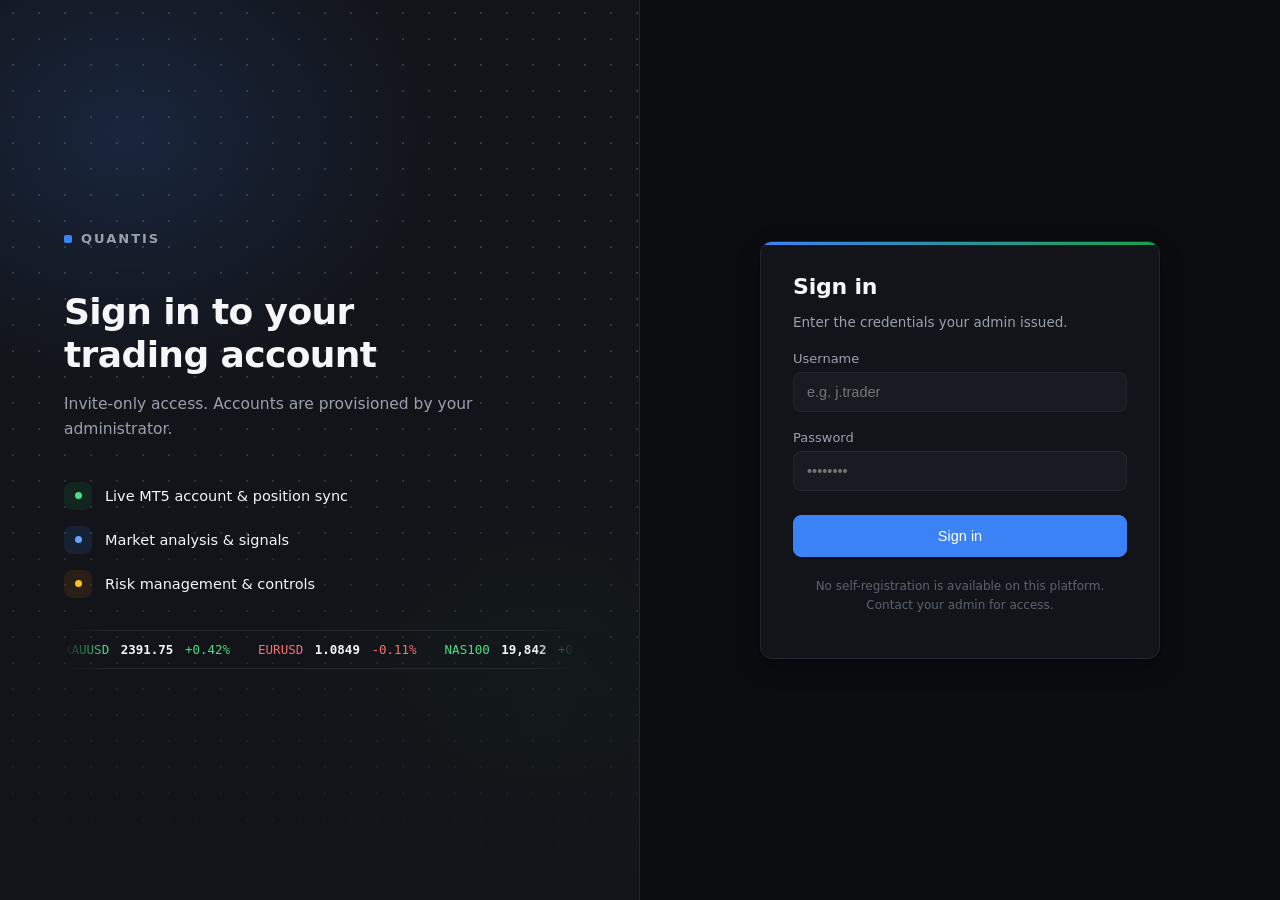
<file: login.html>
<!DOCTYPE html>
<html lang="en">
<head>
<meta charset="UTF-8">
<meta name="viewport" content="width=device-width, initial-scale=1.0">
<title>Sign in · QUANTIS</title>
<link rel="stylesheet" href="style.css">
</head>
<body class="auth-body">

  <div class="auth-shell">
    <div class="auth-brand">
      <a href="index.html" class="brand-mark" style="width:fit-content">
        <span class="brand-dot"></span>
        <span class="brand-name">QUANTIS</span>
      </a>
      <h1>Sign in to your<br>trading account</h1>
      <p class="brand-sub">Invite-only access. Accounts are provisioned by your administrator.</p>

      <ul class="brand-points">
        <li><span class="pt green"></span> Live MT5 account &amp; position sync</li>
        <li><span class="pt blue"></span> Market analysis &amp; signals</li>
        <li><span class="pt orange"></span> Risk management &amp; controls</li>
      </ul>

      <div class="ticker-tape" aria-hidden="true">
        <div class="ticker-track">
          <span class="ticker-item up">XAUUSD <b>2391.75</b> +0.42%</span>
          <span class="ticker-item down">EURUSD <b>1.0849</b> -0.11%</span>
          <span class="ticker-item up">NAS100 <b>19,842</b> +0.87%</span>
          <span class="ticker-item up">GBPUSD <b>1.2716</b> +0.05%</span>
          <span class="ticker-item down">BTCUSD <b>63,504</b> -0.23%</span>
          <span class="ticker-item up">XAUUSD <b>2391.75</b> +0.42%</span>
          <span class="ticker-item down">EURUSD <b>1.0849</b> -0.11%</span>
          <span class="ticker-item up">NAS100 <b>19,842</b> +0.87%</span>
          <span class="ticker-item up">GBPUSD <b>1.2716</b> +0.05%</span>
          <span class="ticker-item down">BTCUSD <b>63,504</b> -0.23%</span>
        </div>
      </div>
    </div>

    <div class="auth-panel">
      <form id="login-form" class="card auth-card" autocomplete="off">
        <h2>Sign in</h2>
        <p class="muted">Enter the credentials your admin issued.</p>

        <label for="username">Username</label>
        <input id="username" name="username" type="text" placeholder="e.g. j.trader" required>

        <label for="password">Password</label>
        <input id="password" name="password" type="password" placeholder="••••••••" required>

        <div id="login-error" class="form-error" hidden></div>

        <button type="submit" class="btn btn-primary btn-block" id="login-btn">Sign in</button>

        <p class="fine-print">No self-registration is available on this platform. Contact your admin for access.</p>
      </form>
    </div>
  </div>

  <script src="config.js"></script>
  <script src="api.js"></script>
  <script src="app.js"></script>
</body>
</html>
</file>
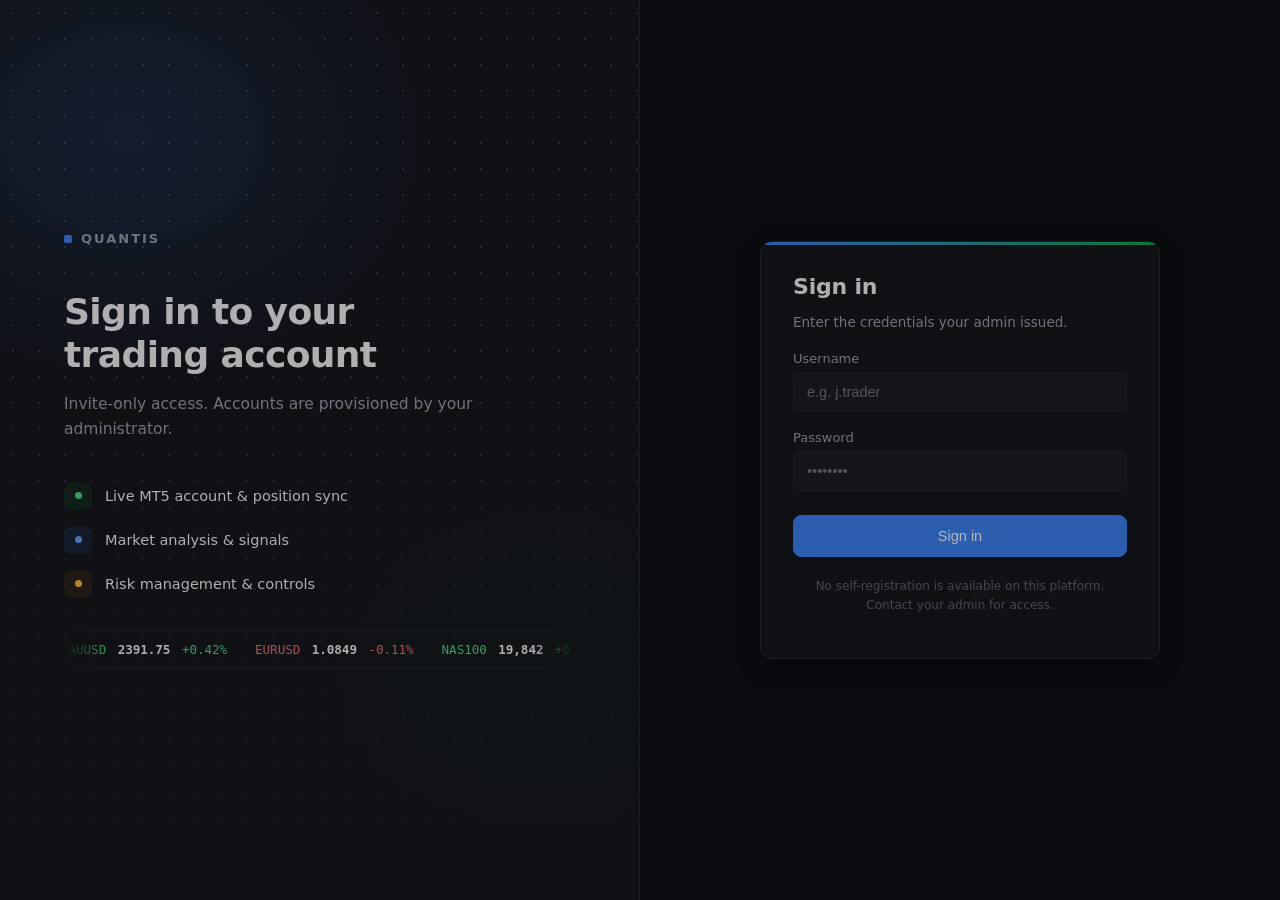
<file: profile.html>
<!DOCTYPE html>
<html lang="en">
<head>
<meta charset="UTF-8">
<meta name="viewport" content="width=device-width, initial-scale=1.0">
<title>Settings · QUANTIS</title>
<link rel="stylesheet" href="style.css">
</head>
<body>

<div class="app-shell">
  <aside class="sidebar">
    <a href="index.html" class="brand-mark" style="width:fit-content">
      <span class="brand-dot"></span>
      <span class="brand-name">QUANTIS</span>
    </a>

    <ul class="nav-group">
      <li class="nav-label">Workspace</li>
      <li><a class="nav-link" href="dashboard.html#overview"><span class="ic">◧</span> Dashboard</a></li>
      <li><a class="nav-link" href="dashboard.html#scanner"><span class="ic">◎</span> Market Scanner</a></li>
      <li><a class="nav-link" href="dashboard.html#signals"><span class="ic">✦</span> AI Signals</a></li>
      <li><a class="nav-link" href="dashboard.html#portfolio"><span class="ic">▤</span> Portfolio</a></li>
      <li><a class="nav-link" href="dashboard.html#risk"><span class="ic">⛊</span> Risk Manager</a></li>
      <li><a class="nav-link" href="dashboard.html#reports"><span class="ic">▦</span> Reports</a></li>

      <li class="nav-label">Account</li>
      <li><a class="nav-link" data-page="profile" href="profile.html"><span class="ic">⚙</span> Settings</a></li>
      <li data-role="ADMIN"><a class="nav-link" data-page="admin" href="admin.html"><span class="ic">🛡</span> Admin Panel</a></li>
    </ul>

    <div class="sidebar-footer">
      <div class="side-user">
        <div class="avatar" id="side-avatar">--</div>
        <div class="side-user-meta">
          <div class="side-user-name" id="side-username">—</div>
          <div class="side-user-role" id="side-role">—</div>
        </div>
      </div>
      <div class="logout-link" id="logout-link">Sign out</div>
    </div>
  </aside>

  <main class="main">
    <div class="topbar">
      <div>
        <h1>Profile &amp; Risk Settings</h1>
        <p class="muted">Personal preferences that shape how the AI and risk manager behave for you.</p>
      </div>
    </div>

    <div class="grid-2">
      <section class="card">
        <h2 style="margin-top:0">Risk Preferences</h2>
        <form id="settings-form">
          <div class="form-row">
            <label for="risk_percent">Risk per trade (%)</label>
            <input type="number" id="risk_percent" min="0.1" max="100" step="0.1" required>
          </div>
          <div class="form-row">
            <label for="max_trades">Maximum open trades</label>
            <input type="number" id="max_trades" min="1" max="100" step="1" required>
          </div>
          <div class="form-row">
            <label for="max_daily_loss_percent">Maximum daily loss (%)</label>
            <input type="number" id="max_daily_loss_percent" min="0.1" max="100" step="0.1" required>
          </div>
          <button type="submit" class="btn btn-primary" id="save-settings-btn">Save settings</button>
        </form>
      </section>

      <section class="card">
        <h2 style="margin-top:0">Account</h2>
        <div class="opp-row"><span class="muted">Username</span><strong id="profile-username">—</strong></div>
        <div class="opp-row"><span class="muted">Role</span><span class="tag" id="profile-role">—</span></div>
        <div class="opp-row"><span class="muted">Session</span><strong>Active</strong></div>
        <p class="muted" style="margin-top:16px">
          Accounts, roles, and access are managed exclusively by your administrator.
          Contact them to change your username or role.
        </p>
      </section>
    </div>
  </main>
</div>

<script src="config.js"></script>
<script src="api.js"></script>
<script src="shared.js"></script>
<script>
document.addEventListener("DOMContentLoaded", async () => {
  const user = await initShell("profile");
  if (!user) return;

  document.getElementById("profile-username").textContent = user.username;
  const roleTag = document.getElementById("profile-role");
  roleTag.textContent = user.role;
  roleTag.classList.add(user.role);

  try {
    const settings = await api.getSettings();
    document.getElementById("risk_percent").value = settings.risk_percent;
    document.getElementById("max_trades").value = settings.max_trades;
    document.getElementById("max_daily_loss_percent").value = settings.max_daily_loss_percent;
  } catch (err) { showToast(err.message, "error"); }

  document.getElementById("settings-form").addEventListener("submit", async (e) => {
    e.preventDefault();
    const btn = document.getElementById("save-settings-btn");
    btn.disabled = true; btn.textContent = "Saving…";
    try {
      await api.updateSettings({
        risk_percent: parseFloat(document.getElementById("risk_percent").value),
        max_trades: parseInt(document.getElementById("max_trades").value, 10),
        max_daily_loss_percent: parseFloat(document.getElementById("max_daily_loss_percent").value),
      });
      showToast("Settings saved", "success");
    } catch (err) { showToast(err.message, "error"); }
    finally { btn.disabled = false; btn.textContent = "Save settings"; }
  });
});
</script>
</body>
</html>
</file>
<file: home.css>
/* ==========================================================================
   home.css — QUANTIS marketing homepage only.
   Fully isolated from style.css (used by login/dashboard/admin/profile,
   which stay dark regardless of this toggle). Theme switches via
   [data-theme] on <html>, set by home.js and persisted in localStorage.
   ========================================================================== */

:root {
  /* ---- Light theme (default) ---- */
  --bg: #EAF4EC;
  --bg-deep: #DCEEE0;
  --text: #12201A;
  --text-secondary: #4B5D53;
  --text-muted: #7C8D82;

  --card-bg: #FFFFFF;
  --card-border: rgba(18,32,26,0.08);
  --card-shadow: 0 4px 16px rgba(18,32,26,0.06);

  --nav-bg: rgba(234,244,236,0.85);

  --float-bg: #0F1712;
  --float-bg-raised: #16201A;
  --float-border: #2A362E;
  --float-text: #F5F6F5;
  --float-text-secondary: #9BB0A2;

  --btn-primary-bg: #12201A;
  --btn-primary-text: #FFFFFF;
  --btn-ghost-border: #12201A;
  --btn-ghost-text: #12201A;

  --accent-green: #16A34A;
  --accent-green-tint: rgba(22,163,74,0.12);
  --accent-blue: #2563EB;
  --accent-blue-tint: rgba(37,99,235,0.10);
  --accent-orange: #D97706;
  --accent-orange-tint: rgba(217,119,6,0.10);
  --accent-red: #DC2626;
  --accent-red-tint: rgba(220,38,38,0.10);

  --glow: rgba(22,163,74,0.20);
  --dot-pattern: rgba(18,32,26,0.08);

  --radius: 12px;
  --radius-sm: 8px;
  --font-display: -apple-system, 'Segoe UI', Inter, system-ui, sans-serif;
  --font-mono: 'SFMono-Regular', Consolas, Menlo, monospace;
}

[data-theme="dark"] {
  --bg: #0A0C10;
  --bg-deep: #121419;
  --text: #F5F6F8;
  --text-secondary: #9AA0AD;
  --text-muted: #5B6270;

  --card-bg: #121419;
  --card-border: #23272F;
  --card-shadow: 0 8px 24px rgba(0,0,0,0.24);

  --nav-bg: rgba(10,12,16,0.9);

  --float-bg: #181B22;
  --float-bg-raised: #1D212B;
  --float-border: #323844;
  --float-text: #F5F6F8;
  --float-text-secondary: #9AA0AD;

  --btn-primary-bg: #3B82F6;
  --btn-primary-text: #FFFFFF;
  --btn-ghost-border: #23272F;
  --btn-ghost-text: #F5F6F8;

  --accent-green: #16A34A;
  --accent-green-tint: rgba(22,163,74,0.14);
  --accent-blue: #3B82F6;
  --accent-blue-tint: rgba(59,130,246,0.14);
  --accent-orange: #D97706;
  --accent-orange-tint: rgba(217,119,6,0.14);
  --accent-red: #DC2626;
  --accent-red-tint: rgba(220,38,38,0.14);

  --glow: rgba(59,130,246,0.20);
  --dot-pattern: rgba(255,255,255,0.06);
}

* { box-sizing: border-box; }

html, body {
  margin: 0; padding: 0; overflow-x: hidden;
  background: var(--bg); color: var(--text);
  font-family: var(--font-display);
  -webkit-font-smoothing: antialiased;
  transition: background .2s ease, color .2s ease;
}
a { color: inherit; text-decoration: none; }
svg { display: block; }

/* ---------- Buttons ---------- */
.btn {
  display: inline-flex; align-items: center; justify-content: center; gap: 8px;
  border: 1px solid var(--btn-ghost-border); background: transparent; color: var(--btn-ghost-text);
  padding: 12px 22px; border-radius: 24px; font-size: 14.5px; font-weight: 600;
  cursor: pointer; transition: transform .12s ease, opacity .12s ease;
  min-height: 44px; /* real tap target size */
}
.btn:hover { transform: translateY(-1px); opacity: 0.85; }
.btn:focus-visible { outline: 2px solid var(--accent-blue); outline-offset: 2px; }
.btn-primary { background: var(--btn-primary-bg); border-color: var(--btn-primary-bg); color: var(--btn-primary-text); }
.muted { color: var(--text-secondary); font-size: 13.5px; }

/* ---------- Theme toggle ---------- */
.theme-toggle {
  width: 40px; height: 40px; border-radius: 50%;
  border: 1px solid var(--card-border); background: var(--card-bg);
  display: flex; align-items: center; justify-content: center;
  cursor: pointer; color: var(--text); flex-shrink: 0;
}
.theme-toggle:focus-visible { outline: 2px solid var(--accent-blue); outline-offset: 2px; }
.theme-toggle svg { width: 18px; height: 18px; }
.theme-toggle .icon-moon { display: none; }
[data-theme="dark"] .theme-toggle .icon-sun { display: none; }
[data-theme="dark"] .theme-toggle .icon-moon { display: block; }

.nav-right { display: flex; align-items: center; gap: 12px; }

/* ---------- Nav ---------- */
.nav {
  display: flex; align-items: center; justify-content: space-between;
  padding: 18px 48px; position: sticky; top: 0; z-index: 10;
  background: var(--nav-bg); backdrop-filter: blur(8px);
  border-bottom: 1px solid var(--card-border);
}
.brand { display: flex; align-items: center; gap: 9px; }
.brand-mark-icon { width: 22px; height: 22px; color: var(--accent-green); }
.brand-name { letter-spacing: 2px; font-weight: 700; font-size: 13px; color: var(--text-secondary); }

/* ---------- Hero ---------- */
.hero { padding: 90px 24px 0; text-align: center; position: relative; overflow: hidden; }
.hero-bg-pattern {
  position: absolute; inset: 0; opacity: 0.6; pointer-events: none;
  background-image: radial-gradient(var(--dot-pattern) 1px, transparent 1px);
  background-size: 24px 24px;
  mask-image: linear-gradient(180deg, black, transparent 70%);
  -webkit-mask-image: linear-gradient(180deg, black, transparent 70%);
}
.hero::before {
  content: ""; position: absolute; top: -140px; left: 50%; transform: translateX(-50%);
  width: 1000px; height: 560px; border-radius: 50%;
  background: radial-gradient(ellipse, var(--glow), transparent 65%);
  pointer-events: none;
}
.hero-content { max-width: 680px; margin: 0 auto; position: relative; z-index: 1; }
.eyebrow {
  display: inline-flex; align-items: center; gap: 6px;
  font-size: 12px; font-weight: 600; letter-spacing: 0.6px; text-transform: uppercase;
  color: var(--accent-green); margin-bottom: 20px;
  border: 1px solid var(--accent-green-tint); background: var(--accent-green-tint);
  padding: 6px 14px; border-radius: 20px;
}
.eyebrow svg { width: 13px; height: 13px; }
.hero h1 { font-size: 46px; line-height: 1.15; letter-spacing: -1px; margin: 0 0 18px; font-weight: 700; color: var(--text); }
.hero h1 .accent { color: var(--accent-green); }
.hero p.sub { color: var(--text-secondary); font-size: 16.5px; max-width: 520px; margin: 0 auto 30px; line-height: 1.6; }
.cta-row { display: flex; gap: 12px; justify-content: center; flex-wrap: wrap; margin-bottom: 14px; }

/* ---------- Floating hero cards ---------- */
.hero-visual { position: relative; max-width: 760px; margin: 64px auto 0; height: 300px; z-index: 1; }
.float-card {
  position: absolute; background: var(--float-bg); border: 1px solid var(--float-border);
  border-radius: 14px; padding: 16px 18px; width: 200px; color: var(--float-text);
  box-shadow: 0 24px 50px rgba(0,0,0,0.22);
}
.float-card-1 { top: 6px; left: 2%; transform: rotate(-4deg); }
.float-card-2 { top: 70px; left: 34%; width: 230px; transform: rotate(1.5deg); z-index: 2; background: var(--float-bg-raised); }
.float-card-3 { top: 0; right: 2%; transform: rotate(4deg); }
.fc-head { display: flex; align-items: center; gap: 7px; margin-bottom: 8px; }
.fc-head svg { width: 14px; height: 14px; color: var(--float-text-secondary); }
.fc-label { font-size: 11px; color: var(--float-text-secondary); }
.fc-value { font-family: var(--font-mono); font-size: 19px; font-weight: 700; }
.fc-sub { font-size: 12px; margin-top: 4px; display: flex; align-items: center; gap: 4px; }
.fc-sub svg { width: 11px; height: 11px; }
.up { color: #4ADE80; } .down { color: #F87171; }
.fc-chart { width: 100%; height: 44px; margin-top: 6px; }
.fc-chart polyline { fill: none; stroke: #4ADE80; stroke-width: 2; }
.opp-dir { font-size: 11px; font-weight: 600; padding: 2px 7px; border-radius: 4px; }
.opp-dir.BUY { background: rgba(22,163,74,0.2); color: #4ADE80; }
.conf-track { width: 100%; height: 5px; border-radius: 3px; background: var(--float-border); overflow: hidden; margin-top: 8px; }
.conf-fill { height: 100%; background: #60A5FA; width: 87%; }

@media (max-width: 760px) {
  .hero-visual { height: auto; display: flex; flex-direction: column; gap: 14px; margin-top: 40px; }
  .float-card { position: static; width: 100%; transform: none; }
}

/* ---------- Ticker ---------- */
.ticker-tape {
  margin-top: 56px; overflow: hidden; position: relative; z-index: 1;
  border-top: 1px solid var(--card-border); border-bottom: 1px solid var(--card-border);
  padding: 12px 0; max-width: 880px; margin-left: auto; margin-right: auto;
  mask-image: linear-gradient(90deg, transparent, black 8%, black 92%, transparent);
  -webkit-mask-image: linear-gradient(90deg, transparent, black 8%, black 92%, transparent);
}
.ticker-track { display: flex; gap: 28px; width: max-content; animation: ticker-scroll 26s linear infinite; }
.ticker-item { font-family: var(--font-mono); font-size: 12.5px; color: var(--text-secondary); white-space: nowrap; display: inline-flex; align-items: center; gap: 6px; }
.ticker-item b { color: var(--text); font-weight: 600; margin: 0 2px; }
.ticker-item.up b, .ticker-item.up .chg { color: var(--accent-green); }
.ticker-item.down b, .ticker-item.down .chg { color: var(--accent-red); }
@keyframes ticker-scroll { from { transform: translateX(0); } to { transform: translateX(-50%); } }

/* ---------- Sections ---------- */
.section { padding: 80px 48px; max-width: 1180px; margin: 0 auto; }
.section-alt { background: var(--bg-deep); max-width: none; }
.section-alt > * { max-width: 1180px; margin-left: auto; margin-right: auto; }
.section-head { text-align: center; margin-bottom: 44px; }
.section-head h2 { font-size: 30px; margin: 10px 0 0; font-weight: 700; letter-spacing: -0.5px; color: var(--text); }

.card { background: var(--card-bg); border: 1px solid var(--card-border); border-radius: var(--radius); padding: 22px; box-shadow: var(--card-shadow); }

.feature-grid { display: grid; grid-template-columns: repeat(3, 1fr); gap: 14px; }
.feature-card { text-align: left; transition: transform .15s ease; }
.feature-card:hover { transform: translateY(-3px); }
.feature-ic {
  width: 38px; height: 38px; border-radius: 9px;
  display: flex; align-items: center; justify-content: center;
  margin-bottom: 14px;
}
.feature-ic svg { width: 19px; height: 19px; }
.feature-ic.blue   { background: var(--accent-blue-tint); color: var(--accent-blue); }
.feature-ic.green  { background: var(--accent-green-tint); color: var(--accent-green); }
.feature-ic.orange { background: var(--accent-orange-tint); color: var(--accent-orange); }
.feature-ic.red    { background: var(--accent-red-tint); color: var(--accent-red); }
.feature-card h3 { margin: 0 0 6px; font-size: 15.5px; color: var(--text); font-weight: 600; }
.feature-card p { margin: 0; }

.steps-row { display: grid; grid-template-columns: repeat(3, 1fr); gap: 28px; position: relative; }
.step { text-align: center; padding: 0 12px; }
.step-num {
  width: 34px; height: 34px; border-radius: 8px; background: var(--btn-primary-bg); color: var(--btn-primary-text);
  font-weight: 700; display: flex; align-items: center; justify-content: center; margin: 0 auto 16px; font-size: 14px;
}
.step h3 { margin: 0 0 6px; font-size: 15.5px; color: var(--text); font-weight: 600; }
.step p { margin: 0; }

/* Decorative candlestick graphic, fully custom-drawn, no external image */
.market-graphic { display: flex; align-items: flex-end; justify-content: center; gap: 6px; height: 60px; opacity: 0.5; margin: 0 auto 32px; }
.market-graphic .bar { width: 6px; border-radius: 2px; background: var(--accent-green); }
.market-graphic .bar.red { background: var(--accent-red); }

.cta-section { padding: 80px 48px; display: flex; justify-content: center; }
.cta-card { max-width: 460px; text-align: center; padding: 40px; }
.cta-card h2 { margin: 0 0 8px; font-size: 22px; font-weight: 700; color: var(--text); }
.cta-card .btn { margin-top: 18px; }

.footer { padding: 32px 48px 44px; display: flex; flex-direction: column; align-items: center; gap: 8px; border-top: 1px solid var(--card-border); }

@media (max-width: 860px) {
  .hero h1 { font-size: 32px; }
  .feature-grid { grid-template-columns: 1fr; }
  .steps-row { grid-template-columns: 1fr; gap: 32px; }
  .nav, .section, .cta-section { padding-left: 20px; padding-right: 20px; }
}
@media (max-width: 480px) {
  .hero h1 { font-size: 27px; }
  .cta-row { flex-direction: column; width: 100%; }
  .cta-row .btn { width: 100%; }
}

@media (prefers-reduced-motion: reduce) {
  *, *::before, *::after { animation-duration: 0.001ms !important; transition-duration: 0.001ms !important; }
}
</file>
<file: style.css>
/* ==========================================================================
   QUANTIS — v3 stylesheet
   Design direction: calm, trust-first fintech (Stripe / Mercury / Robinhood),
   not a sci-fi "AI command center." Flat surfaces, restrained color, real
   whitespace, clear type hierarchy. Color is functional (gains/losses,
   status) not decorative.
   ========================================================================== */

:root {
  --bg: #0A0C10;
  --surface: #121419;
  --surface-raised: #181B22;
  --border: #23272F;
  --border-strong: #323844;

  --blue: #3B82F6;
  --blue-tint: rgba(59,130,246,0.12);
  --green: #16A34A;
  --green-tint: rgba(22,163,74,0.12);
  --red: #DC2626;
  --red-tint: rgba(220,38,38,0.12);
  --orange: #D97706;
  --orange-tint: rgba(217,119,6,0.12);

  --text-primary: #F5F6F8;
  --text-secondary: #9AA0AD;
  --text-muted: #5B6270;

  --sidebar-w: 240px;
  --radius: 12px;
  --radius-sm: 8px;

  --shadow-card: 0 1px 2px rgba(0,0,0,0.2), 0 8px 24px rgba(0,0,0,0.24);
  --shadow-btn: 0 1px 2px rgba(0,0,0,0.3);

  --font-display: -apple-system, 'Segoe UI', Inter, system-ui, sans-serif;
  --font-mono: 'SFMono-Regular', Consolas, Menlo, monospace;
}

* { box-sizing: border-box; }

html, body {
  margin: 0;
  padding: 0;
  color: var(--text-primary);
  font-family: var(--font-display);
  -webkit-font-smoothing: antialiased;
  background: var(--bg);
  overflow-x: hidden;
  width: 100%;
}

a { color: inherit; text-decoration: none; }
::selection { background: rgba(59, 130, 246, 0.3); }
h1, h2, h3 { letter-spacing: -0.2px; font-weight: 600; }
p { line-height: 1.55; }

/* ---------- Buttons ---------- */
.btn {
  display: inline-flex;
  align-items: center;
  justify-content: center;
  gap: 8px;
  border: 1px solid var(--border-strong);
  background: var(--surface-raised);
  color: var(--text-primary);
  padding: 10px 16px;
  border-radius: var(--radius-sm);
  font-size: 14px;
  font-weight: 500;
  cursor: pointer;
  transition: background .12s ease, border-color .12s ease, transform .1s ease, box-shadow .12s ease;
}
.btn:hover { background: #1E222C; border-color: #3E4552; transform: translateY(-1px); }
.btn:active { transform: translateY(0); }
.btn:disabled { opacity: 0.45; cursor: not-allowed; transform: none; }
.btn-block { width: 100%; }

.btn-primary { background: var(--blue); border-color: var(--blue); color: #FFFFFF; box-shadow: var(--shadow-btn); }
.btn-primary:hover { background: #2E6FE0; border-color: #2E6FE0; box-shadow: 0 4px 14px rgba(59,130,246,0.35); }

.btn-success { background: var(--green); border-color: var(--green); color: #FFFFFF; box-shadow: var(--shadow-btn); }
.btn-success:hover { background: #128A3E; border-color: #128A3E; box-shadow: 0 4px 14px rgba(22,163,74,0.3); }

.btn-danger { background: transparent; border-color: var(--border-strong); color: #F87171; }
.btn-danger:hover { background: var(--red-tint); border-color: rgba(220,38,38,0.4); }

.btn-warning { background: transparent; border-color: var(--border-strong); color: #FBBF24; }
.btn-warning:hover { background: var(--orange-tint); border-color: rgba(217,119,6,0.4); }

.btn-ghost { background: transparent; border-color: var(--border); }
.btn-ghost:hover { background: var(--surface-raised); transform: translateY(-1px); }

/* ---------- Cards ---------- */
.card {
  background: var(--surface);
  border: 1px solid var(--border);
  border-radius: var(--radius);
  padding: 20px;
  box-shadow: var(--shadow-card);
}

.muted { color: var(--text-secondary); font-size: 13.5px; }

/* ==========================================================================
   AUTH / LOGIN PAGE
   ========================================================================== */
.auth-body { min-height: 100vh; display: flex; }
.auth-shell { display: grid; grid-template-columns: 1fr 1fr; width: 100%; min-height: 100vh; }

.auth-brand {
  padding: 64px;
  display: flex; flex-direction: column; justify-content: center;
  background:
    radial-gradient(ellipse 520px 420px at 20% 15%, rgba(59,130,246,0.16), transparent 60%),
    radial-gradient(ellipse 420px 380px at 85% 80%, rgba(22,163,74,0.10), transparent 60%),
    var(--surface);
  background-image:
    radial-gradient(ellipse 520px 420px at 20% 15%, rgba(59,130,246,0.16), transparent 60%),
    radial-gradient(ellipse 420px 380px at 85% 80%, rgba(22,163,74,0.10), transparent 60%),
    radial-gradient(circle, var(--border-strong) 1px, transparent 1px);
  background-size: auto, auto, 26px 26px;
  border-right: 1px solid var(--border);
  position: relative; overflow: hidden;
}
.auth-brand::after {
  content: "";
  position: absolute; inset: 0;
  background: linear-gradient(180deg, transparent 40%, var(--surface) 100%);
  pointer-events: none;
}
.auth-brand > * { position: relative; z-index: 1; }

.brand-mark { display: flex; align-items: center; gap: 9px; margin-bottom: 44px; }
.brand-dot { width: 8px; height: 8px; border-radius: 2px; background: var(--blue); }
.brand-name { letter-spacing: 2px; font-weight: 700; font-size: 13px; color: var(--text-secondary); }

.auth-brand h1 { font-size: 36px; line-height: 1.2; margin: 0 0 16px; font-weight: 700; letter-spacing: -0.6px; }
.brand-sub { color: var(--text-secondary); max-width: 420px; margin: 0 0 40px; font-size: 15.5px; line-height: 1.6; }

.brand-points { list-style: none; padding: 0; margin: 0; display: flex; flex-direction: column; gap: 16px; }
.brand-points li { display: flex; align-items: center; gap: 13px; color: var(--text-primary); font-size: 14.5px; font-weight: 500; }
.pt { width: 28px; height: 28px; border-radius: 8px; flex-shrink: 0; display: flex; align-items: center; justify-content: center; }
.pt::before { content: ""; width: 7px; height: 7px; border-radius: 50%; }
.pt.green { background: var(--green-tint); }
.pt.green::before { background: #4ADE80; }
.pt.blue { background: var(--blue-tint); }
.pt.blue::before { background: #60A5FA; }
.pt.orange { background: var(--orange-tint); }
.pt.orange::before { background: #FBBF24; }

.auth-panel { display: flex; align-items: center; justify-content: center; padding: 40px; background: var(--bg); }
.auth-card {
  width: 100%; max-width: 400px; padding: 32px;
  position: relative; overflow: hidden;
}
.auth-card::before {
  content: ""; position: absolute; top: 0; left: 0; right: 0; height: 3px;
  background: linear-gradient(90deg, var(--blue), var(--green));
}
.auth-card h2 { margin: 0 0 6px; font-size: 22px; font-weight: 700; }
.auth-card label { display: block; margin: 18px 0 6px; font-size: 13px; color: var(--text-secondary); font-weight: 500; }
.auth-card input {
  width: 100%; padding: 11px 13px; border-radius: var(--radius-sm);
  border: 1px solid var(--border); background: var(--surface-raised); color: var(--text-primary); font-size: 14.5px;
}
.auth-card input:focus { outline: none; border-color: var(--blue); box-shadow: 0 0 0 3px rgba(59,130,246,0.15); }
.auth-card .btn { margin-top: 24px; padding: 12px; font-size: 14.5px; }
.form-error {
  margin-top: 14px; padding: 10px 12px; border-radius: var(--radius-sm);
  background: rgba(220,38,38,0.08); border: 1px solid rgba(220,38,38,0.3); color: #F87171; font-size: 13px;
}
.fine-print { margin-top: 20px; font-size: 12px; color: var(--text-muted); text-align: center; }

@media (max-width: 860px) {
  .auth-shell { grid-template-columns: 1fr; }
  .auth-brand { display: none; }
}

/* ==========================================================================
   APP SHELL (dashboard / profile / admin)
   ========================================================================== */
.app-shell { display: grid; grid-template-columns: var(--sidebar-w) 1fr; min-height: 100vh; }

.sidebar {
  background: var(--surface);
  border-right: 1px solid var(--border);
  padding: 20px 12px;
  display: flex; flex-direction: column;
  position: sticky; top: 0; height: 100vh;
}
.sidebar .brand-mark { padding: 0 8px; margin-bottom: 26px; }

.nav-group { list-style: none; margin: 0; padding: 0; display: flex; flex-direction: column; gap: 1px; }
.nav-group .nav-label { font-size: 11px; letter-spacing: 0.6px; text-transform: uppercase; color: var(--text-muted); padding: 16px 10px 6px; font-weight: 600; }

.nav-link {
  display: flex; align-items: center; gap: 11px;
  padding: 8px 10px; border-radius: var(--radius-sm);
  color: var(--text-secondary); font-size: 13.5px; font-weight: 500;
  cursor: pointer; border-left: 2px solid transparent;
  transition: background .12s ease, color .12s ease, border-color .12s ease;
}
.nav-link .ic { width: 16px; text-align: center; font-size: 14px; opacity: .75; }
.nav-link:hover { background: var(--surface-raised); color: var(--text-primary); }
.nav-link.active {
  background: var(--surface-raised); color: var(--text-primary);
  border-left-color: var(--blue);
}

.sidebar-footer { margin-top: auto; padding-top: 14px; border-top: 1px solid var(--border); }
.side-user { display: flex; align-items: center; gap: 10px; padding: 8px 10px; }
.avatar {
  width: 30px; height: 30px; border-radius: 6px;
  background: var(--surface-raised); border: 1px solid var(--border-strong);
  display: flex; align-items: center; justify-content: center; font-weight: 600; font-size: 12px; color: var(--text-primary);
  flex-shrink: 0;
}
.side-user-meta { line-height: 1.25; overflow: hidden; }
.side-user-name { font-size: 13px; font-weight: 600; white-space: nowrap; overflow: hidden; text-overflow: ellipsis; }
.side-user-role { font-size: 11.5px; color: var(--text-muted); }
.logout-link { display: block; margin-top: 8px; font-size: 12.5px; color: var(--text-muted); padding: 4px 10px; cursor: pointer; }
.logout-link:hover { color: var(--red); }

/* ---------- Main content ---------- */
.main { padding: 24px 32px 60px; max-width: 1400px; }
.topbar { display: flex; align-items: center; justify-content: space-between; margin-bottom: 22px; }
.topbar h1 { margin: 0; font-size: 20px; font-weight: 600; }
.topbar .muted { margin-top: 2px; }

.status-pill {
  display: inline-flex; align-items: center; gap: 7px;
  padding: 6px 11px; border-radius: 6px; font-size: 12.5px; font-weight: 500;
  border: 1px solid var(--border); background: var(--surface);
}
.status-dot { width: 6px; height: 6px; border-radius: 50%; }
.status-dot.on { background: var(--green); }
.status-dot.off { background: var(--red); }

/* ---------- Stat cards ---------- */
.stat-grid { display: grid; grid-template-columns: repeat(4, 1fr); gap: 14px; margin-bottom: 22px; }
.stat-card { display: flex; flex-direction: column; gap: 6px; position: relative; overflow: hidden; }
.stat-card::before {
  content: ""; position: absolute; top: 0; left: 0; right: 0; height: 3px;
  background: linear-gradient(90deg, var(--blue), var(--green));
}
.stat-label { font-size: 12px; color: var(--text-secondary); font-weight: 500; }
.stat-value { font-size: 27px; font-weight: 700; font-family: var(--font-mono); letter-spacing: -0.5px; }
.stat-sub { font-size: 12.5px; }
.up { color: #4ADE80; }
.down { color: #F87171; }

/* ---------- Sections ---------- */
.section-title { display: flex; align-items: center; justify-content: space-between; margin: 28px 0 12px; }
.section-title h2 { margin: 0; font-size: 15px; font-weight: 600; }
.grid-2 { display: grid; grid-template-columns: 1.3fr 1fr; gap: 16px; }

.control-center { display: flex; flex-wrap: wrap; gap: 10px; }
.control-center .btn { flex: 1 1 200px; padding: 12px; font-size: 13.5px; }

.opp-row {
  display: flex; align-items: center; justify-content: space-between;
  padding: 11px 2px; border-bottom: 1px solid var(--border);
}
.opp-row:last-child { border-bottom: none; }
.opp-symbol { display: flex; align-items: center; gap: 10px; font-weight: 600; font-size: 13.5px; }
.opp-dir { font-size: 11px; font-weight: 600; padding: 2px 7px; border-radius: 4px; }
.opp-dir.BUY { background: rgba(22,163,74,0.14); color: #4ADE80; }
.opp-dir.SELL { background: rgba(220,38,38,0.14); color: #F87171; }
.opp-dir.HOLD { background: rgba(217,119,6,0.14); color: #FBBF24; }

.confidence-bar-track { width: 110px; height: 5px; border-radius: 3px; background: var(--border); overflow: hidden; }
.confidence-bar-fill { height: 100%; background: var(--blue); }
.confidence-pct { font-family: var(--font-mono); font-size: 12.5px; width: 38px; text-align: right; color: var(--text-secondary); }

/* ---------- Tables ---------- */
table { width: 100%; border-collapse: collapse; font-size: 13.5px; }
th { text-align: left; color: var(--text-secondary); font-weight: 500; font-size: 11.5px; text-transform: uppercase; letter-spacing: .3px; padding: 9px 8px; border-bottom: 1px solid var(--border); }
td { padding: 11px 8px; border-bottom: 1px solid var(--border); }
tr:last-child td { border-bottom: none; }
tbody tr:hover { background: var(--surface-raised); }

.tag { font-size: 11px; font-weight: 600; padding: 2px 7px; border-radius: 4px; }
.tag.LOW { background: rgba(22,163,74,0.14); color: #4ADE80; }
.tag.MEDIUM { background: rgba(217,119,6,0.14); color: #FBBF24; }
.tag.HIGH { background: rgba(220,38,38,0.14); color: #F87171; }
.tag.ADMIN { background: rgba(59,130,246,0.14); color: #60A5FA; }
.tag.TRADER { background: rgba(22,163,74,0.14); color: #4ADE80; }
.tag.VIEWER { background: var(--surface-raised); color: var(--text-secondary); }

.empty-state { padding: 28px 10px; text-align: center; color: var(--text-muted); font-size: 13.5px; }

/* Tables scroll horizontally within their own wrapper — the page itself
   never gains a horizontal scrollbar because of a wide table. */
.table-scroll { overflow-x: auto; -webkit-overflow-scrolling: touch; }

/* ---------- Forms ---------- */
.form-row { display: flex; flex-direction: column; gap: 6px; margin-bottom: 15px; }
.form-row label { font-size: 12.5px; color: var(--text-secondary); font-weight: 500; }
.form-row input, .form-row select {
  padding: 9px 11px; border-radius: var(--radius-sm); border: 1px solid var(--border);
  background: var(--surface-raised); color: var(--text-primary); font-size: 13.5px;
}
.form-row input:focus, .form-row select:focus { outline: none; border-color: var(--blue); }
.form-inline { display: flex; gap: 12px; align-items: flex-end; flex-wrap: wrap; }

.toast {
  position: fixed; bottom: 24px; right: 24px; z-index: 50;
  background: var(--surface-raised);
  border: 1px solid var(--border); border-left: 2px solid var(--blue);
  padding: 11px 15px; border-radius: var(--radius-sm); font-size: 13px; max-width: 320px;
  box-shadow: 0 8px 24px rgba(0,0,0,.35);
}
.toast.success { border-left-color: var(--green); }
.toast.error { border-left-color: var(--red); }

/* ---------- Minimal transitions (kept subtle, not showy) ---------- */
body { animation: page-fade-in 0.2s ease both; }
@keyframes page-fade-in { from { opacity: 0; } to { opacity: 1; } }
.view { animation: view-fade-in 0.15s ease both; }
@keyframes view-fade-in { from { opacity: 0; } to { opacity: 1; } }
.confidence-bar-fill { transition: width 0.4s ease; }
.btn, .nav-link, input, select { transition-property: background, border-color, color; transition-duration: 0.12s; }

@media (prefers-reduced-motion: reduce) {
  *, *::before, *::after { animation-duration: 0.001ms !important; transition-duration: 0.001ms !important; }
}

/* ---------- Simple line chart (replaces the old glowing candle hero) ---------- */
.mini-chart { opacity: 0.5; }
.mini-chart-line { fill: none; stroke: var(--blue); stroke-width: 1.5; }
.mini-chart-grid { stroke: var(--border); stroke-width: 1; }

.ticker-tape {
  margin-top: 32px; overflow: hidden;
  border-top: 1px solid var(--border); border-bottom: 1px solid var(--border);
  padding: 11px 0;
  mask-image: linear-gradient(90deg, transparent, black 8%, black 92%, transparent);
  -webkit-mask-image: linear-gradient(90deg, transparent, black 8%, black 92%, transparent);
}
.ticker-track { display: flex; gap: 28px; width: max-content; animation: ticker-scroll 26s linear infinite; }
.ticker-item { font-family: var(--font-mono); font-size: 12.5px; color: var(--text-secondary); white-space: nowrap; }
.ticker-item b { color: var(--text-primary); font-weight: 600; margin: 0 4px; }
.ticker-item.up { color: #4ADE80; }
.ticker-item.down { color: #F87171; }
@keyframes ticker-scroll { from { transform: translateX(0);} to { transform: translateX(-50%);} }

@media (max-width: 1100px) {
  .stat-grid { grid-template-columns: repeat(2, 1fr); }
  .grid-2 { grid-template-columns: 1fr; }
}

@media (max-width: 760px) {
  .app-shell { grid-template-columns: 1fr; grid-template-rows: auto 1fr; }

  /* Sidebar becomes a horizontal scrollable tab bar instead of vanishing */
  .sidebar {
    flex-direction: row;
    align-items: center;
    height: auto;
    position: sticky; top: 0; z-index: 20;
    overflow-x: auto;
    -webkit-overflow-scrolling: touch;
    padding: 10px 12px;
    gap: 2px;
    border-right: none;
    border-bottom: 1px solid var(--border);
    background: rgba(18, 20, 25, 0.95);
    backdrop-filter: blur(8px);
  }
  .sidebar .brand-mark { display: none; }
  .nav-group { flex-direction: row; gap: 2px; }
  .nav-group .nav-label { display: none; }
  .nav-link { white-space: nowrap; border-left: none; border-bottom: 2px solid transparent; padding: 8px 10px; }
  .nav-link.active { border-left: none; border-bottom-color: var(--blue); background: transparent; }
  .sidebar-footer { display: none; }

  .main { padding: 18px 16px 40px; }
  .stat-grid { grid-template-columns: 1fr 1fr; gap: 10px; }
  .topbar { flex-direction: column; align-items: flex-start; gap: 10px; }
  .control-center { flex-direction: column; }
  .control-center .btn { flex: 1 1 auto; }
  .form-inline { flex-direction: column; align-items: stretch; }
  .form-inline .form-row { width: 100%; }

  table { min-width: 480px; }

  .app-shell, .main, .card, .grid-2, .stat-grid { max-width: 100%; }
}

@media (max-width: 480px) {
  .stat-grid { grid-template-columns: 1fr; }
  .stat-value { font-size: 22px; }
  .auth-panel { padding: 24px 18px; }
  .auth-card { max-width: 100%; }
}

/* ==========================================================================
   HOMEPAGE
   ========================================================================== */
.landing-body { overflow-x: hidden; }

.landing-nav {
  display: flex; align-items: center; justify-content: space-between;
  padding: 20px 48px;
  border-bottom: 1px solid var(--border);
  position: sticky; top: 0; z-index: 10;
  background: rgba(10, 12, 16, 0.9);
  backdrop-filter: blur(8px);
}

.landing-hero {
  padding: 100px 48px 0;
  text-align: center;
  position: relative;
  background:
    radial-gradient(ellipse 800px 400px at 50% -10%, rgba(59,130,246,0.16), transparent 60%);
}
.landing-hero-content { max-width: 700px; margin: 0 auto; position: relative; z-index: 1; }

.landing-eyebrow {
  display: inline-block; font-size: 12px; font-weight: 600; letter-spacing: 0.6px; text-transform: uppercase;
  color: #60A5FA; margin-bottom: 20px;
  border: 1px solid rgba(59,130,246,0.35); background: var(--blue-tint); padding: 6px 14px; border-radius: 20px;
}
.landing-hero h1 { font-size: 48px; line-height: 1.15; letter-spacing: -1px; margin: 0 0 20px; font-weight: 700; }
.landing-hero h1 .accent {
  background: linear-gradient(135deg, #60A5FA, #4ADE80);
  -webkit-background-clip: text; background-clip: text; color: transparent;
}
.landing-sub { color: var(--text-secondary); font-size: 17px; max-width: 540px; margin: 0 auto 32px; line-height: 1.6; }

.landing-cta-row { display: flex; gap: 12px; justify-content: center; flex-wrap: wrap; }
.landing-cta-row .btn { padding: 13px 24px; font-size: 14.5px; }
.landing-hero .ticker-tape { margin-top: 64px; max-width: 880px; margin-left: auto; margin-right: auto; position: relative; z-index: 1; }

/* ---------- Hero product preview card ---------- */
.hero-preview {
  max-width: 760px; margin: 48px auto 0; position: relative; z-index: 1;
  text-align: left;
}
.hero-preview-card {
  background: var(--surface); border: 1px solid var(--border-strong); border-radius: 14px;
  padding: 22px 24px; box-shadow: 0 20px 60px rgba(0,0,0,0.45);
}
.hero-preview-topbar { display: flex; align-items: center; justify-content: space-between; margin-bottom: 18px; padding-bottom: 14px; border-bottom: 1px solid var(--border); }
.hero-preview-dots { display: flex; gap: 6px; }
.hero-preview-dots span { width: 8px; height: 8px; border-radius: 50%; background: var(--border-strong); }
.hero-preview-stats { display: grid; grid-template-columns: repeat(4, 1fr); gap: 14px; }
.hero-stat-label { font-size: 11px; color: var(--text-secondary); margin-bottom: 4px; }
.hero-stat-value { font-family: var(--font-mono); font-size: 18px; font-weight: 700; }

.landing-section { padding: 76px 48px; max-width: 1180px; margin: 0 auto; }
.landing-section-alt { background: var(--surface); max-width: none; border-top: 1px solid var(--border); border-bottom: 1px solid var(--border); }
.landing-section-alt > * { max-width: 1180px; margin-left: auto; margin-right: auto; }

.landing-section-head { text-align: center; margin-bottom: 44px; }
.landing-section-head h2 { font-size: 30px; margin: 10px 0 0; font-weight: 700; letter-spacing: -0.5px; }

.feature-grid { display: grid; grid-template-columns: repeat(3, 1fr); gap: 14px; }
.feature-card { text-align: left; transition: transform .15s ease, border-color .15s ease; }
.feature-card:hover { transform: translateY(-3px); border-color: var(--border-strong); }
.feature-ic {
  width: 36px; height: 36px; border-radius: 8px;
  display: flex; align-items: center; justify-content: center;
  font-size: 16px; margin-bottom: 13px;
}
.feature-ic.blue   { background: var(--blue-tint); color: #60A5FA; }
.feature-ic.green  { background: var(--green-tint); color: #4ADE80; }
.feature-ic.orange { background: var(--orange-tint); color: #FBBF24; }
.feature-ic.red    { background: var(--red-tint); color: #F87171; }
.feature-card h3 { margin: 0 0 6px; font-size: 15.5px; font-weight: 600; }
.feature-card p { margin: 0; }

.steps-row { display: grid; grid-template-columns: repeat(3, 1fr); gap: 28px; }
.step { text-align: center; padding: 0 12px; }
.step-num {
  width: 34px; height: 34px; border-radius: 8px;
  background: linear-gradient(135deg, var(--blue), #2563EB);
  color: #FFFFFF; font-weight: 700;
  display: flex; align-items: center; justify-content: center;
  margin: 0 auto 16px; font-size: 14px;
  box-shadow: 0 4px 14px rgba(59,130,246,0.35);
}
.step h3 { margin: 0 0 6px; font-size: 15.5px; font-weight: 600; }
.step p { margin: 0; }

.landing-cta-section { padding: 76px 48px; display: flex; justify-content: center; }
.landing-cta-card { max-width: 460px; text-align: center; padding: 36px; }
.landing-cta-card h2 { margin: 0 0 8px; font-size: 22px; font-weight: 600; }
.landing-cta-card .btn { margin-top: 18px; }

.landing-footer {
  padding: 28px 48px 44px;
  display: flex; flex-direction: column; align-items: center; gap: 8px;
  border-top: 1px solid var(--border);
}

@media (max-width: 860px) {
  .landing-hero { padding: 60px 24px 0; }
  .landing-hero h1 { font-size: 32px; }
  .landing-sub { font-size: 15px; }
  .feature-grid { grid-template-columns: 1fr; }
  .steps-row { grid-template-columns: 1fr; gap: 32px; }
  .landing-nav, .landing-section, .landing-cta-section { padding-left: 20px; padding-right: 20px; }
  .hero-preview-stats { grid-template-columns: repeat(2, 1fr); gap: 18px 14px; }
  .hero-preview-card { padding: 18px; }
}

@media (max-width: 480px) {
  .landing-nav { padding: 16px 16px; }
  .landing-hero h1 { font-size: 27px; }
  .landing-eyebrow { font-size: 11px; }
  .landing-cta-row { flex-direction: column; width: 100%; }
  .landing-cta-row .btn { width: 100%; }
  .hero-stat-value { font-size: 16px; }
  .landing-section { padding: 52px 18px; }
  .landing-section-head h2 { font-size: 24px; }
}
</file>
